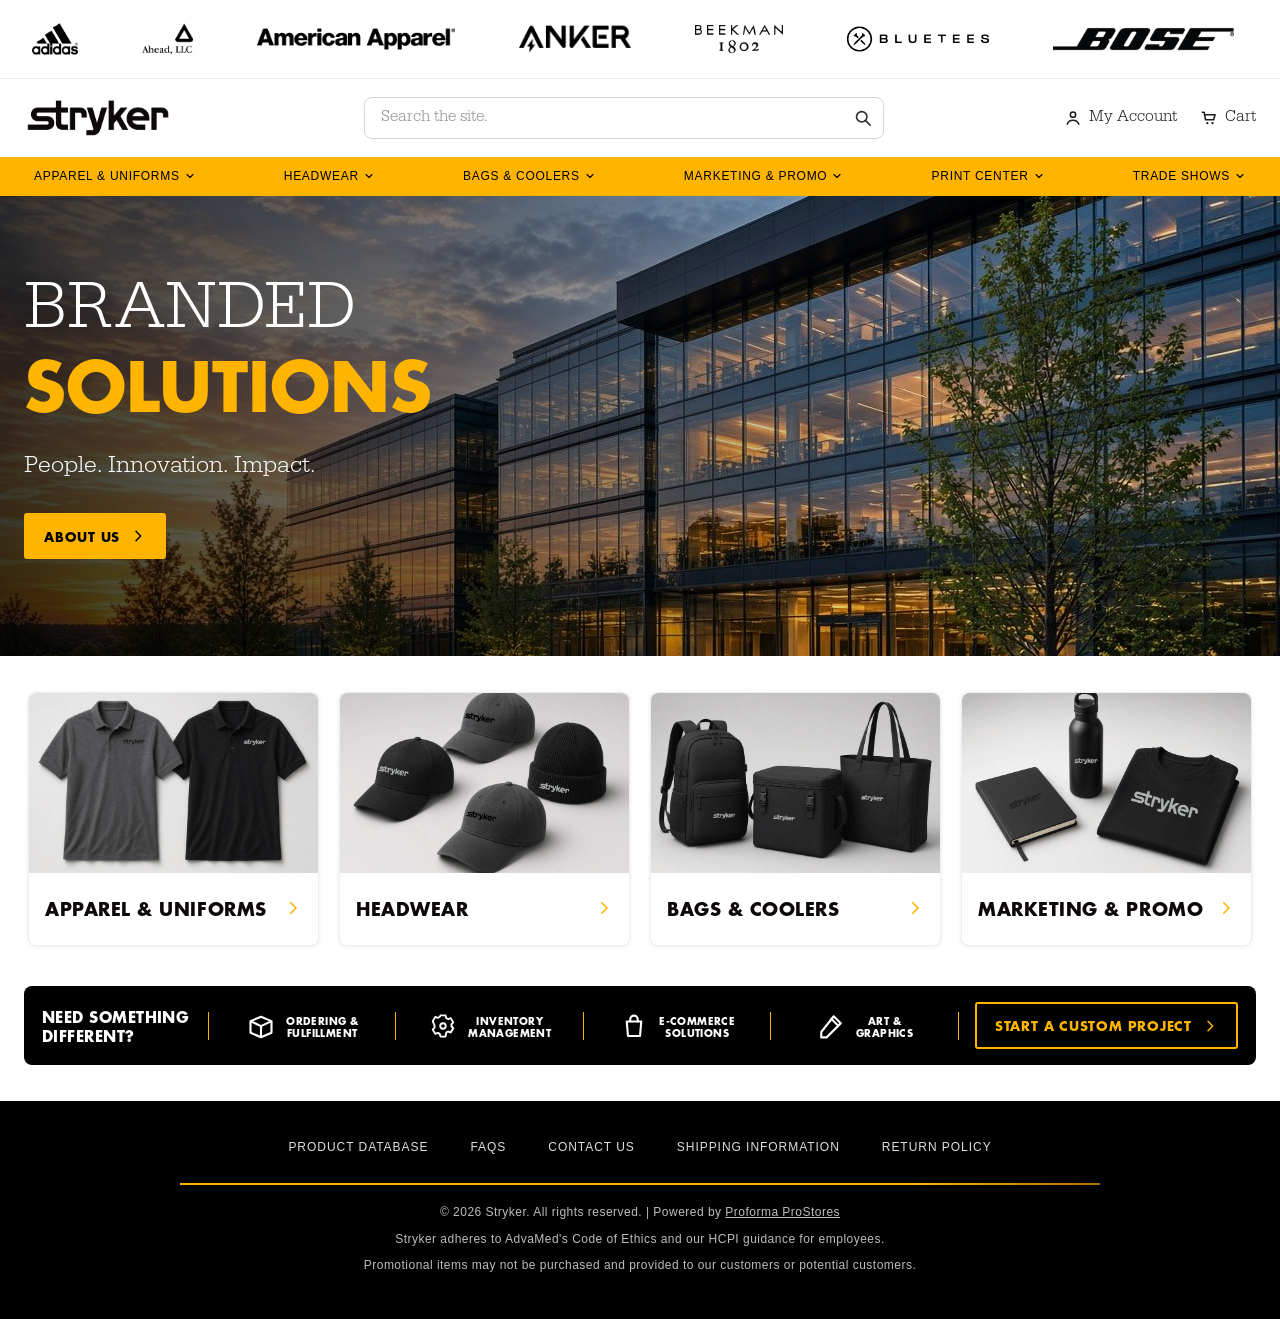
<file: index.html>
<!DOCTYPE html>
<html lang="en">
<head>
  <meta charset="utf-8">
  <meta name="viewport" content="width=device-width, initial-scale=1">
  <title>Stryker | Branded Solutions</title>
  <link rel="stylesheet" href="css/styles.css">
</head>
<!--
  Static developer example. Open index.html in a browser.

  Placeholder links (href="#"). Suggested live routes:
  Apparel & Uniforms apparel.html
  Headwear /headwear
  Bags & Coolers /bags-coolers
  Marketing & Promo /marketing
  Print Center /print-center
  Trade Shows /trade-shows
  Quick Turn /quick-turn
  Premium Brands /premium-brands
  About Us /about
  Footer links follow the same pattern.

  Photos in assets/images are stand-ins. Swap in brand photography
  without changing the markup. Logo: assets/logo/stryker-logo.png.
  Fonts: see the @font-face note in css/styles.css.
-->
<body>
  <!-- Inline icon set. Color comes from currentColor in CSS. -->
  <svg class="sprite" aria-hidden="true">
    <symbol id="i-search" viewBox="0 0 24 24">
      <circle cx="10.5" cy="10.5" r="6.25" fill="none" stroke="currentColor" stroke-width="2"/>
      <path d="M15.2 15.2L20.5 20.5" fill="none" stroke="currentColor" stroke-width="2" stroke-linecap="round"/>
    </symbol>
    <symbol id="i-user" viewBox="0 0 24 24">
      <circle cx="12" cy="8" r="3.2" fill="none" stroke="currentColor" stroke-width="1.8"/>
      <path d="M5 19.4c1.3-3.1 3.7-4.6 7-4.6s5.7 1.5 7 4.6" fill="none" stroke="currentColor" stroke-width="1.8" stroke-linecap="round"/>
    </symbol>
    <symbol id="i-cart" viewBox="0 0 24 24">
      <path d="M4 5h2.2l1.6 9.2h9.7l1.8-6.2H8" fill="none" stroke="currentColor" stroke-width="1.8" stroke-linejoin="round" stroke-linecap="round"/>
      <circle cx="10" cy="18.2" r="1.35" fill="currentColor"/>
      <circle cx="16.2" cy="18.2" r="1.35" fill="currentColor"/>
    </symbol>
    <symbol id="i-chevron" viewBox="0 0 24 24">
      <path d="M9 5l7 7-7 7" fill="none" stroke="currentColor" stroke-width="2.2" stroke-linecap="round" stroke-linejoin="round"/>
    </symbol>
    <symbol id="i-chevron-down" viewBox="0 0 24 24">
      <path d="M6 9l6 6 6-6" fill="none" stroke="currentColor" stroke-width="2.2" stroke-linecap="round" stroke-linejoin="round"/>
    </symbol>
    <symbol id="i-hanger" viewBox="0 0 24 24">
      <circle cx="12" cy="5" r="1.8" fill="none" stroke="currentColor" stroke-width="1.7"/>
      <path d="M12 6.8v2.1M12 8.9L4.2 17.4h15.6L12 8.9z" fill="none" stroke="currentColor" stroke-width="1.7" stroke-linejoin="round" stroke-linecap="round"/>
    </symbol>
    <symbol id="i-gift" viewBox="0 0 24 24">
      <rect x="3" y="10" width="18" height="10" rx="1" fill="none" stroke="currentColor" stroke-width="1.7"/>
      <path d="M3 14.5h18M12 10v10" stroke="currentColor" stroke-width="1.7"/>
      <path d="M12 10c-1.8 0-3.6-.8-3.6-2.6S10 4.6 12 7.2C14 4.6 15.6 4.8 15.6 7.4S13.8 10 12 10z" fill="none" stroke="currentColor" stroke-width="1.7"/>
    </symbol>
    <symbol id="i-doc" viewBox="0 0 24 24">
      <path d="M7 3h7l5 5v13H7z" fill="none" stroke="currentColor" stroke-width="1.7" stroke-linejoin="round"/>
      <path d="M14 3v5h5M9.5 13h6M9.5 16.5h6" stroke="currentColor" stroke-width="1.7" stroke-linecap="round"/>
    </symbol>
    <symbol id="i-calendar" viewBox="0 0 24 24">
      <rect x="3.5" y="5" width="17" height="15.5" rx="2" fill="none" stroke="currentColor" stroke-width="1.7"/>
      <path d="M3.5 10h17M8 3.2v4M16 3.2v4" stroke="currentColor" stroke-width="1.7" stroke-linecap="round"/>
    </symbol>
    <symbol id="i-star" viewBox="0 0 24 24">
      <path d="M12 3.4l2.3 4.8 5.3.7-3.9 3.7.9 5.3L12 15.6 7.4 17.9l.9-5.3L4.4 8.9l5.3-.7L12 3.4z" fill="none" stroke="currentColor" stroke-width="1.7" stroke-linejoin="round"/>
    </symbol>
    <symbol id="i-bolt" viewBox="0 0 24 24">
      <path d="M13 2.2L4.8 13.6h6.2l-.8 8.2 8.8-12.2h-6.2l.2-7.4z" fill="currentColor"/>
    </symbol>
    <symbol id="i-trophy" viewBox="0 0 24 24">
      <path d="M8 4h8v5.5a4 4 0 01-8 0V4z" fill="none" stroke="currentColor" stroke-width="1.7"/>
      <path d="M8 6.2H5.6A2.4 2.4 0 008 9.2M16 6.2h2.4A2.4 2.4 0 0116 9.2M12 13.6V17M9 20h6M10 17h4" fill="none" stroke="currentColor" stroke-width="1.7" stroke-linecap="round"/>
    </symbol>
    <symbol id="i-bulb" viewBox="0 0 24 24">
      <path d="M9 16.5h6M10 19.2h4" stroke="currentColor" stroke-width="1.7" stroke-linecap="round"/>
      <path d="M8.2 13.6a4.6 4.6 0 117.6 0c0 1.5-.9 2.2-1.5 2.8-.3.3-.3.6-.3.8h-4c0-.2 0-.5-.3-.8-.6-.6-1.5-1.3-1.5-2.8z" fill="none" stroke="currentColor" stroke-width="1.7"/>
    </symbol>
    <symbol id="i-box" viewBox="0 0 24 24">
      <path d="M3.6 8.1L12 4.6l8.4 3.5v9.3L12 21l-8.4-3.6z" fill="none" stroke="currentColor" stroke-width="1.7" stroke-linejoin="round"/>
      <path d="M12 12.1V21M3.6 8.1L12 12.1l8.4-4" fill="none" stroke="currentColor" stroke-width="1.7" stroke-linejoin="round"/>
    </symbol>
    <symbol id="i-cog" viewBox="0 0 24 24">
      <path d="M10 3.5h4l.6 2.2c.5.2 1 .5 1.5.8l2.1-.8 2 3.4-1.5 1.6c.1.5.1 1 0 1.5l1.5 1.6-2 3.4-2.1-.8c-.5.3-1 .6-1.5.8L14 20.5h-4l-.6-2.2c-.5-.2-1-.5-1.5-.8l-2.1.8-2-3.4 1.5-1.6a4.8 4.8 0 010-1.5L3.8 8.1l2-3.4 2.1.8c.5-.3 1-.6 1.5-.8L10 3.5z" fill="none" stroke="currentColor" stroke-width="1.5" stroke-linejoin="round"/>
      <circle cx="12" cy="12" r="2.2" fill="none" stroke="currentColor" stroke-width="1.5"/>
    </symbol>
    <symbol id="i-bag" viewBox="0 0 24 24">
      <path d="M6.2 8.4h11.6L16.8 20H7.2L6.2 8.4z" fill="none" stroke="currentColor" stroke-width="1.7" stroke-linejoin="round"/>
      <path d="M9 8.4V6.7a3 3 0 016 0v1.7" fill="none" stroke="currentColor" stroke-width="1.7" stroke-linecap="round"/>
    </symbol>
    <symbol id="i-pen" viewBox="0 0 24 24">
      <path d="M14.2 4.2l5.6 5.6L8.5 21.1H4.2v-4.3L14.2 4.2z" fill="none" stroke="currentColor" stroke-width="1.7" stroke-linejoin="round"/>
      <path d="M12.2 6.2l5.6 5.6" fill="none" stroke="currentColor" stroke-width="1.7" stroke-linecap="round"/>
    </symbol>
  </svg>

  <!-- Logos live in assets/images/logos. The track is duplicated so the loop is seamless. -->
  <section class="brand-ticker" aria-label="Brands we offer">
    <div class="brand-ticker__track">
      <ul class="brand-ticker__list">
        <li><img src="assets/images/logos/Adidas.png" alt="Adidas"></li>
        <li><img src="assets/images/logos/AheadLLC.png" alt="Ahead LLC"></li>
        <li><img src="assets/images/logos/AmericanApparel.png" alt="American Apparel"></li>
        <li><img src="assets/images/logos/Anker.png" alt="Anker"></li>
        <li><img src="assets/images/logos/Beekman1802.png" alt="Beekman1802"></li>
        <li><img src="assets/images/logos/Bluetees.png" alt="Bluetees"></li>
        <li><img src="assets/images/logos/Bose.png" alt="Bose"></li>
        <li><img src="assets/images/logos/BridgestoneGolf.png" alt="Bridgestone Golf"></li>
        <li><img src="assets/images/logos/BrooksBrothers.png" alt="Brooks Brothers"></li>
        <li><img src="assets/images/logos/CaddySplash.png" alt="Caddy Splash"></li>
        <li><img src="assets/images/logos/Camelbak.png" alt="Camelbak"></li>
        <li><img src="assets/images/logos/Carhartt.png" alt="Carhartt"></li>
        <li><img src="assets/images/logos/CaseLogic.png" alt="Case Logic"></li>
        <li><img src="assets/images/logos/Corkcicle.png" alt="Corkcicle"></li>
        <li><img src="assets/images/logos/Cotopaxi.png" alt="Cotopaxi"></li>
        <li><img src="assets/images/logos/Cuisinart.png" alt="Cuisinart"></li>
        <li><img src="assets/images/logos/CutterBuck.png" alt="Cutter Buck"></li>
        <li><img src="assets/images/logos/EddieBauer.png" alt="Eddie Bauer"></li>
        <li><img src="assets/images/logos/FIGS.png" alt="FIGS"></li>
        <li><img src="assets/images/logos/FootJoy.png" alt="Foot Joy"></li>
        <li><img src="assets/images/logos/FrostBuddy.png" alt="Frost Buddy"></li>
        <li><img src="assets/images/logos/HighSierra.png" alt="High Sierra"></li>
        <li><img src="assets/images/logos/HydroFlask.png" alt="Hydro Flask"></li>
        <li><img src="assets/images/logos/Igloo.png" alt="Igloo"></li>
        <li><img src="assets/images/logos/JaAnuu.png" alt="Ja Anuu"></li>
        <li><img src="assets/images/logos/JanSport.png" alt="Jan Sport"></li>
        <li><img src="assets/images/logos/KleanKanteen.png" alt="Klean Kanteen"></li>
        <li><img src="assets/images/logos/Legends.png" alt="Legends"></li>
        <li><img src="assets/images/logos/Leuchtturm1917.png" alt="Leuchtturm1917"></li>
        <li><img src="assets/images/logos/LondonFog.png" alt="London Fog"></li>
        <li><img src="assets/images/logos/Marmot.png" alt="Marmot"></li>
        <li><img src="assets/images/logos/MiiR.png" alt="Mii R"></li>
        <li><img src="assets/images/logos/Moleskine.png" alt="Moleskine"></li>
        <li><img src="assets/images/logos/NewBalance.png" alt="New Balance"></li>
        <li><img src="assets/images/logos/NewEra.png" alt="New Era"></li>
        <li><img src="assets/images/logos/Nike.png" alt="Nike"></li>
        <li><img src="assets/images/logos/Osprey.png" alt="Osprey"></li>
        <li><img src="assets/images/logos/Samsonite.png" alt="Samsonite"></li>
        <li><img src="assets/images/logos/Soapbox.png" alt="Soapbox"></li>
        <li><img src="assets/images/logos/Sony.png" alt="Sony"></li>
        <li><img src="assets/images/logos/Srixon.png" alt="Srixon"></li>
        <li><img src="assets/images/logos/Stanley.png" alt="Stanley"></li>
        <li><img src="assets/images/logos/Stitch.png" alt="Stitch"></li>
        <li><img src="assets/images/logos/Thule.png" alt="Thule"></li>
        <li><img src="assets/images/logos/Titleist.png" alt="Titleist"></li>
        <li><img src="assets/images/logos/TNF.png" alt="TNF"></li>
        <li><img src="assets/images/logos/TravisMathew.png" alt="Travis Mathew"></li>
        <li><img src="assets/images/logos/UnderArmour.png" alt="Under Armour"></li>
        <li><img src="assets/images/logos/VineyardVines.png" alt="Vineyard Vines"></li>
        <li><img src="assets/images/logos/w&amp;p.png" alt="w & p"></li>
        <li><img src="assets/images/logos/Welly.png" alt="Welly"></li>
      </ul>
      <ul class="brand-ticker__list" aria-hidden="true">
        <li><img src="assets/images/logos/Adidas.png" alt="Adidas"></li>
        <li><img src="assets/images/logos/AheadLLC.png" alt="Ahead LLC"></li>
        <li><img src="assets/images/logos/AmericanApparel.png" alt="American Apparel"></li>
        <li><img src="assets/images/logos/Anker.png" alt="Anker"></li>
        <li><img src="assets/images/logos/Beekman1802.png" alt="Beekman1802"></li>
        <li><img src="assets/images/logos/Bluetees.png" alt="Bluetees"></li>
        <li><img src="assets/images/logos/Bose.png" alt="Bose"></li>
        <li><img src="assets/images/logos/BridgestoneGolf.png" alt="Bridgestone Golf"></li>
        <li><img src="assets/images/logos/BrooksBrothers.png" alt="Brooks Brothers"></li>
        <li><img src="assets/images/logos/CaddySplash.png" alt="Caddy Splash"></li>
        <li><img src="assets/images/logos/Camelbak.png" alt="Camelbak"></li>
        <li><img src="assets/images/logos/Carhartt.png" alt="Carhartt"></li>
        <li><img src="assets/images/logos/CaseLogic.png" alt="Case Logic"></li>
        <li><img src="assets/images/logos/Corkcicle.png" alt="Corkcicle"></li>
        <li><img src="assets/images/logos/Cotopaxi.png" alt="Cotopaxi"></li>
        <li><img src="assets/images/logos/Cuisinart.png" alt="Cuisinart"></li>
        <li><img src="assets/images/logos/CutterBuck.png" alt="Cutter Buck"></li>
        <li><img src="assets/images/logos/EddieBauer.png" alt="Eddie Bauer"></li>
        <li><img src="assets/images/logos/FIGS.png" alt="FIGS"></li>
        <li><img src="assets/images/logos/FootJoy.png" alt="Foot Joy"></li>
        <li><img src="assets/images/logos/FrostBuddy.png" alt="Frost Buddy"></li>
        <li><img src="assets/images/logos/HighSierra.png" alt="High Sierra"></li>
        <li><img src="assets/images/logos/HydroFlask.png" alt="Hydro Flask"></li>
        <li><img src="assets/images/logos/Igloo.png" alt="Igloo"></li>
        <li><img src="assets/images/logos/JaAnuu.png" alt="Ja Anuu"></li>
        <li><img src="assets/images/logos/JanSport.png" alt="Jan Sport"></li>
        <li><img src="assets/images/logos/KleanKanteen.png" alt="Klean Kanteen"></li>
        <li><img src="assets/images/logos/Legends.png" alt="Legends"></li>
        <li><img src="assets/images/logos/Leuchtturm1917.png" alt="Leuchtturm1917"></li>
        <li><img src="assets/images/logos/LondonFog.png" alt="London Fog"></li>
        <li><img src="assets/images/logos/Marmot.png" alt="Marmot"></li>
        <li><img src="assets/images/logos/MiiR.png" alt="Mii R"></li>
        <li><img src="assets/images/logos/Moleskine.png" alt="Moleskine"></li>
        <li><img src="assets/images/logos/NewBalance.png" alt="New Balance"></li>
        <li><img src="assets/images/logos/NewEra.png" alt="New Era"></li>
        <li><img src="assets/images/logos/Nike.png" alt="Nike"></li>
        <li><img src="assets/images/logos/Osprey.png" alt="Osprey"></li>
        <li><img src="assets/images/logos/Samsonite.png" alt="Samsonite"></li>
        <li><img src="assets/images/logos/Soapbox.png" alt="Soapbox"></li>
        <li><img src="assets/images/logos/Sony.png" alt="Sony"></li>
        <li><img src="assets/images/logos/Srixon.png" alt="Srixon"></li>
        <li><img src="assets/images/logos/Stanley.png" alt="Stanley"></li>
        <li><img src="assets/images/logos/Stitch.png" alt="Stitch"></li>
        <li><img src="assets/images/logos/Thule.png" alt="Thule"></li>
        <li><img src="assets/images/logos/Titleist.png" alt="Titleist"></li>
        <li><img src="assets/images/logos/TNF.png" alt="TNF"></li>
        <li><img src="assets/images/logos/TravisMathew.png" alt="Travis Mathew"></li>
        <li><img src="assets/images/logos/UnderArmour.png" alt="Under Armour"></li>
        <li><img src="assets/images/logos/VineyardVines.png" alt="Vineyard Vines"></li>
        <li><img src="assets/images/logos/w&amp;p.png" alt="w & p"></li>
        <li><img src="assets/images/logos/Welly.png" alt="Welly"></li>
      </ul>
    </div>
  </section>

  <header class="site-header">
    <div class="wrap header-inner">
      <a class="logo" href="index.html">
        <!-- Transparent wordmark, cropped to the lettering. Swap this file to update the logo. -->
        <img src="assets/logo/stryker-logo.png" alt="Stryker">
      </a>

      <!-- Wire action to the catalog search endpoint. -->
      <form class="search" role="search" action="#" method="get">
        <label class="visually-hidden" for="site-search">Search the site</label>
        <input id="site-search" type="search" name="q" placeholder="Search the site." autocomplete="off">
        <button type="submit" aria-label="Search">
          <svg class="icon"><use href="#i-search"></use></svg>
        </button>
      </form>

      <div class="header-tools">
        <a href="account.html">
          <svg class="icon" aria-hidden="true"><use href="#i-user"></use></svg>
          My Account
        </a>
        <a class="cart-link" href="checkout.html">
          <svg class="icon" aria-hidden="true"><use href="#i-cart"></use></svg>
          Cart
          <span class="cart-count" data-cart-count hidden>0</span>
        </a>
      </div>
    </div>
  </header>

  <nav class="site-nav" aria-label="Primary">
    <div class="wrap">
      <ul class="nav-list">
        <li class="has-menu">
          <a href="apparel.html" aria-haspopup="true">Apparel &amp; Uniforms <svg class="icon icon-chevron" aria-hidden="true"><use href="#i-chevron-down"></use></svg></a>
          <!-- Hover opens this panel. Men's, Women's, Workwear, Accessories, and Premium Brands fly out to the right. -->
          <ul class="menu">
            <li class="has-flyout">
              <a href="#" aria-haspopup="true">Men's <svg class="icon" aria-hidden="true"><use href="#i-chevron"></use></svg></a>
              <ul class="flyout">
                <li><a href="#">Polos</a></li>
                <li><a href="#">Scrubs</a></li>
                <li><a href="#">Casual</a></li>
                <li><a href="#">Pullovers</a></li>
                <li><a href="#">Dress Shirts</a></li>
                <li><a href="#">Outerwear</a></li>
              </ul>
            </li>
            <li class="has-flyout">
              <a href="#" aria-haspopup="true">Women's <svg class="icon" aria-hidden="true"><use href="#i-chevron"></use></svg></a>
              <ul class="flyout">
                <li><a href="#">Polos</a></li>
                <li><a href="#">Scrubs</a></li>
                <li><a href="#">Casual</a></li>
                <li><a href="#">Pullovers</a></li>
                <li><a href="#">Dress Shirts</a></li>
                <li><a href="#">Outerwear</a></li>
              </ul>
            </li>
            <li class="has-flyout">
              <a href="#" aria-haspopup="true">Workwear <svg class="icon" aria-hidden="true"><use href="#i-chevron"></use></svg></a>
              <ul class="flyout">
                <li><a href="#">Hi-Vis</a></li>
                <li><a href="#">Overalls</a></li>
              </ul>
            </li>
            <li class="has-flyout">
              <a href="#" aria-haspopup="true">Accessories <svg class="icon" aria-hidden="true"><use href="#i-chevron"></use></svg></a>
              <ul class="flyout">
                <li><a href="#">Scarves</a></li>
                <li><a href="#">Gloves</a></li>
                <li><a href="#">Towels</a></li>
                <li><a href="#">Blankets</a></li>
              </ul>
            </li>
            <li class="has-flyout">
              <a href="#" aria-haspopup="true">Premium Brands <svg class="icon" aria-hidden="true"><use href="#i-chevron"></use></svg></a>
              <!-- Apparel names taken from the logo carousel. -->
              <ul class="flyout">
                <li><a href="#">Adidas</a></li>
                <li><a href="#">Brooks Brothers</a></li>
                <li><a href="#">Carhartt</a></li>
                <li><a href="#">Eddie Bauer</a></li>
                <li><a href="#">FIGS</a></li>
                <li><a href="#">Nike</a></li>
                <li><a href="#">The North Face</a></li>
                <li><a href="#">Travis Mathew</a></li>
                <li><a href="#">Under Armour</a></li>
                <li><a href="#">Vineyard Vines</a></li>
              </ul>
            </li>
          </ul>
        </li>
        <li class="has-menu">
          <a href="#" aria-haspopup="true">Headwear <svg class="icon icon-chevron" aria-hidden="true"><use href="#i-chevron-down"></use></svg></a>
          <ul class="menu">
            <li><a href="#">Structured</a></li>
            <li><a href="#">Unstructured</a></li>
            <li><a href="#">Snapback</a></li>
            <li><a href="#">Trucker Cap</a></li>
            <li><a href="#">Bucket Cap</a></li>
            <li><a href="#">Beanie</a></li>
            <li><a href="#">Visor</a></li>
          </ul>
        </li>
        <li class="has-menu">
          <a href="#" aria-haspopup="true">Bags &amp; Coolers <svg class="icon icon-chevron" aria-hidden="true"><use href="#i-chevron-down"></use></svg></a>
          <ul class="menu">
            <li><a href="#">6-Can Cooler</a></li>
            <li><a href="#">12-Can Cooler</a></li>
            <li><a href="#">18-Can Cooler</a></li>
            <li><a href="#">24-Can Cooler</a></li>
            <li><a href="#">36-Can Cooler</a></li>
            <li><a href="#">Messenger Bag</a></li>
            <li><a href="#">Backpack</a></li>
            <li><a href="#">Tote</a></li>
            <li><a href="#">Duffle</a></li>
          </ul>
        </li>
        <li class="has-menu">
          <a href="#" aria-haspopup="true">Marketing &amp; Promo <svg class="icon icon-chevron" aria-hidden="true"><use href="#i-chevron-down"></use></svg></a>
          <!-- Single-level panel. No flyouts. -->
          <ul class="menu">
            <li><a href="#">Drinkware</a></li>
            <li><a href="#">Outdoor and Leisure</a></li>
            <li><a href="#">Electronics</a></li>
            <li><a href="#">Travel Essentials</a></li>
            <li><a href="#">Desk &amp; Office</a></li>
            <li><a href="#">Awards</a></li>
            <li><a href="#">Eco-Friendly</a></li>
            <li><a href="#">Quick Turn</a></li>
          </ul>
        </li>
        <li class="has-menu">
          <a href="#" aria-haspopup="true">Print Center <svg class="icon icon-chevron" aria-hidden="true"><use href="#i-chevron-down"></use></svg></a>
          <ul class="menu">
            <li><a href="business-card.html">Business Cards</a></li>
            <li><a href="#">Brochures</a></li>
            <li><a href="#">Posters</a></li>
            <li><a href="#">Rack Cards</a></li>
            <li><a href="#">Postcards</a></li>
            <li><a href="#">Envelopes</a></li>
            <li><a href="#">Pads</a></li>
            <li><a href="#">Labels</a></li>
          </ul>
        </li>
        <li class="has-menu">
          <a href="#" aria-haspopup="true">Trade Shows <svg class="icon icon-chevron" aria-hidden="true"><use href="#i-chevron-down"></use></svg></a>
          <ul class="menu">
            <li><a href="#">Table Covers</a></li>
            <li><a href="#">Table Runners</a></li>
            <li><a href="#">Retractable Banners</a></li>
            <li><a href="#">Backdrops</a></li>
            <li><a href="#">Vinyl Banners</a></li>
            <li><a href="#">Feather Flags</a></li>
            <li><a href="#">Literature Racks</a></li>
            <li><a href="#">Lighting</a></li>
          </ul>
        </li>
      </ul>
    </div>
  </nav>

  <main>
    <section class="hero">
      <!-- Production hero should include the illuminated building sign. This stand-in leaves that band blank. -->
      <img class="hero__photo" src="assets/images/hero.jpg" alt="Glass headquarters building at dusk">
      <div class="hero__shade" aria-hidden="true"></div>
      <div class="wrap hero__content">
        <h1>Branded<br><span>Solutions</span></h1>
        <p>People. Innovation. Impact.</p>
        <button type="button" class="btn" id="open-about">About Us <svg class="icon" aria-hidden="true"><use href="#i-chevron"></use></svg></button>
      </div>
    </section>

    <div class="wrap page-body">
      <!-- Category tiles. Hover enlarges the whole card. Photos: assets/images/categories/ -->
      <section aria-label="Shop by category">
        <div class="category-grid">
          <a class="category-card" href="apparel.html">
            <div class="category-card__photo">
              <img src="assets/images/categories/apparel.jpg" alt="Charcoal and black polo shirts">
            </div>
            <span class="category-card__label">Apparel &amp; Uniforms <svg class="icon" aria-hidden="true"><use href="#i-chevron"></use></svg></span>
          </a>

          <a class="category-card" href="#">
            <div class="category-card__photo">
              <img src="assets/images/categories/headwear.jpg" alt="Black and charcoal caps and a beanie">
            </div>
            <span class="category-card__label">Headwear <svg class="icon" aria-hidden="true"><use href="#i-chevron"></use></svg></span>
          </a>

          <a class="category-card" href="#">
            <div class="category-card__photo">
              <img src="assets/images/categories/bags-coolers.jpg" alt="Backpack, cooler, and tote">
            </div>
            <span class="category-card__label">Bags &amp; Coolers <svg class="icon" aria-hidden="true"><use href="#i-chevron"></use></svg></span>
          </a>

          <a class="category-card" href="#">
            <div class="category-card__photo">
              <!-- Same photo as the Quick Turn stand-in. The card stays Marketing & Promo. -->
              <img src="assets/images/categories/quick-turn.jpg" alt="Notebook, water bottle, and folded shirt">
            </div>
            <span class="category-card__label">Marketing &amp; Promo <svg class="icon" aria-hidden="true"><use href="#i-chevron"></use></svg></span>
          </a>
        </div>
      </section>

      <section class="service-bar" aria-labelledby="service-title">
        <h2 id="service-title">Need something different?</h2>
        <span class="service-bar__rule" aria-hidden="true"></span>
        <div class="service-bar__items">
          <div class="service">
            <svg class="icon" aria-hidden="true"><use href="#i-box"></use></svg>
            <span>Ordering &amp;<br>Fulfillment</span>
          </div>
          <span class="service-bar__rule" aria-hidden="true"></span>
          <div class="service">
            <svg class="icon" aria-hidden="true"><use href="#i-cog"></use></svg>
            <span>Inventory<br>Management</span>
          </div>
          <span class="service-bar__rule" aria-hidden="true"></span>
          <div class="service">
            <svg class="icon" aria-hidden="true"><use href="#i-bag"></use></svg>
            <span>E-commerce<br>Solutions</span>
          </div>
          <span class="service-bar__rule" aria-hidden="true"></span>
          <div class="service">
            <svg class="icon" aria-hidden="true"><use href="#i-pen"></use></svg>
            <span>Art &amp;<br>Graphics</span>
          </div>
        </div>
        <span class="service-bar__rule" aria-hidden="true"></span>
        <button type="button" class="btn btn--outline" id="open-project">Start a Custom Project <svg class="icon" aria-hidden="true"><use href="#i-chevron"></use></svg></button>
      </section>
    </div>

  </main>

  <footer class="site-footer">
    <ul class="footer-nav">
      <li><a href="https://www.metroprintedproducts.com" target="_blank" rel="noopener noreferrer">Product Database</a></li>
      <li><a href="#" data-about="faqs">FAQs</a></li>
      <li><a href="#" data-about="contact">Contact Us</a></li>
      <li><a href="#" data-about="shipping">Shipping Information</a></li>
      <li><a href="#" data-about="policy">Return Policy</a></li>
    </ul>
    <hr class="footer-rule">
    <div class="fine-print">
      <p>&copy; 2026 Stryker. All rights reserved. | Powered by <a href="#">Proforma ProStores</a></p>
      <p>Stryker adheres to AdvaMed's Code of Ethics and our HCPI guidance for employees.</p>
      <p>Promotional items may not be purchased and provided to our customers or potential customers.</p>
    </div>
  </footer>

  <!-- Custom project request. Opened from the service bar. Submit closes the dialog after the fields validate. -->
  <dialog class="modal" id="custom-project" aria-labelledby="project-title">
    <form class="modal__panel" method="dialog">
      <div class="modal__head">
        <h2 id="project-title">Start a Custom Project</h2>
        <button type="button" class="modal__close" data-close aria-label="Close">
          <span aria-hidden="true">&times;</span>
        </button>
      </div>
      <p class="modal__lead">Tell us who to reach and what you need in hand.</p>

      <div class="modal__grid">
        <label>Full name
          <input type="text" name="name" autocomplete="name" required>
        </label>
        <label>Email
          <input type="email" name="email" autocomplete="email" required>
        </label>
        <label>Phone
          <input type="tel" name="phone" autocomplete="tel">
        </label>
        <label>Department
          <input type="text" name="department" autocomplete="organization">
        </label>
      </div>

      <label>Scope of work
        <textarea name="scope" rows="5" required placeholder="Quantities, products, branding, budget, shipping, and anything the team should know."></textarea>
      </label>
      <label>In-hands date
        <input type="date" name="in-hands" required>
      </label>

      <div class="modal__actions">
        <button type="button" class="btn btn--ghost" data-close>Cancel</button>
        <button type="submit" class="btn" value="submit">Submit request</button>
      </div>
    </form>
  </dialog>

  <!-- Visual confirmation only. The form does not send the request. -->
  <dialog class="modal" id="project-sent" aria-labelledby="project-sent-title">
    <div class="modal__panel">
      <div class="modal__head">
        <h2 id="project-sent-title">Request received</h2>
        <button type="button" class="modal__close" data-close-sent aria-label="Close">
          <span aria-hidden="true">&times;</span>
        </button>
      </div>
      <p class="modal__lead">A rep will contact you within 30 minutes. If you have any questions, please reach out to <a href="mailto:metroinfo@proforma.com">metroinfo@proforma.com</a>.</p>
      <div class="modal__actions">
        <button type="button" class="btn" data-close-sent>Close</button>
      </div>
    </div>
  </dialog>

  <!-- About Us. Copy is Metro's store policy. The same dialog opens from the hero and the matching footer links. -->
  <dialog class="modal modal--about" id="about" aria-labelledby="about-title">
    <div class="modal__panel">
      <div class="modal__head">
        <h2 id="about-title">About Us</h2>
        <button type="button" class="modal__close" data-close-about aria-label="Close">
          <span aria-hidden="true">&times;</span>
        </button>
      </div>

      <div class="about-tabs" role="tablist" aria-label="About Stryker">
        <button type="button" role="tab" id="tab-history" data-about-tab="history" aria-controls="panel-history" aria-selected="true">History</button>
        <button type="button" role="tab" id="tab-capabilities" data-about-tab="capabilities" aria-controls="panel-capabilities" aria-selected="false" tabindex="-1">Capabilities</button>
        <button type="button" role="tab" id="tab-contact" data-about-tab="contact" aria-controls="panel-contact" aria-selected="false" tabindex="-1">Contact</button>
        <button type="button" role="tab" id="tab-terms" data-about-tab="terms" aria-controls="panel-terms" aria-selected="false" tabindex="-1">Terms</button>
        <button type="button" role="tab" id="tab-policy" data-about-tab="policy" aria-controls="panel-policy" aria-selected="false" tabindex="-1">Policy</button>
        <button type="button" role="tab" id="tab-shipping" data-about-tab="shipping" aria-controls="panel-shipping" aria-selected="false" tabindex="-1">Shipping</button>
        <button type="button" role="tab" id="tab-faqs" data-about-tab="faqs" aria-controls="panel-faqs" aria-selected="false" tabindex="-1">FAQs</button>
      </div>

      <div class="about-panel" id="panel-history" role="tabpanel" data-about-panel="history" aria-labelledby="tab-history">
        <h3>Metro History</h3>
        <p>Founded in 1990, Metro Printed Products has grown into a full-service provider of branded merchandise, premium apparel, commercial printing, packaging, and fulfillment solutions. Built on a commitment to exceptional customer service, competitive pricing, and lasting relationships, we continue to evolve with the changing needs of our customers. Our continued growth, expanded capabilities, and strategic acquisitions reflect our commitment to providing innovative solutions while maintaining the personal service that has defined Metro for more than 35 years.</p>
      </div>
      <div class="about-panel" id="panel-capabilities" role="tabpanel" data-about-panel="capabilities" aria-labelledby="tab-capabilities" hidden>
        <h3>Our Capabilities</h3>
        <p>Metro Printed Products offers a complete range of solutions, including promotional products, premium apparel, commercial printing, signage, packaging, warehousing, kitting, fulfillment, and customized e-commerce stores. We combine personalized service with an extensive network of trusted suppliers, competitive pricing, and advanced technology. From individual projects to large-scale national and international programs, we provide everything you need through one trusted partner.</p>
      </div>
      <div class="about-panel" id="panel-contact" role="tabpanel" data-about-panel="contact" aria-labelledby="tab-contact" hidden>
        <h3>Contact</h3>
        <p>Have questions or need assistance? Our team is here to help with product information, ordering, and custom projects.</p>
        <p>Phone: <a href="tel:3178850077">317-885-0077</a></p>
        <p>For custom projects or special requests, select Start a Custom Project and include your desired in-hands date so our team can assist you.</p>
      </div>
      <div class="about-panel" id="panel-terms" role="tabpanel" data-about-panel="terms" aria-labelledby="tab-terms" hidden>
        <h3>Terms &amp; Conditions</h3>
        <p>Our terms and conditions provide important information regarding ordering, pricing, payment, production timelines, shipping, returns, and cancellations. All orders are subject to product availability, applicable approvals, and established production schedules. Custom and personalized products may have additional requirements or restrictions. We encourage you to review our store policies to ensure a smooth ordering experience. If you have any questions, our team is available to assist you at <a href="tel:3178850077">317-885-0077</a>.</p>
      </div>
      <div class="about-panel" id="panel-policy" role="tabpanel" data-about-panel="policy" aria-labelledby="tab-policy" hidden>
        <h3>Return &amp; Exchange Policy</h3>
        <p>All items ordered through our store are custom-decorated and produced specifically for each order. Because these products are personalized, all sales are final and returns or exchanges are not accepted. We encourage you to carefully review product details, sizing, colors, and quantities before placing your order. If your order arrives damaged, defective, or incorrect, please contact our team at <a href="tel:3178850077">317-885-0077</a> so we can review the issue and assist with a resolution.</p>
      </div>
      <div class="about-panel" id="panel-shipping" role="tabpanel" data-about-panel="shipping" aria-labelledby="tab-shipping" hidden>
        <h3>Shipping Information</h3>
        <p>We offer reliable and cost-effective shipping solutions to ensure your orders arrive safely and on time. Because many of our products are custom-decorated, production and delivery times may vary depending on the items ordered, quantities, and shipping destination. We always strive to use the most efficient shipping method and can ship using our UPS account or your company's account if preferred. Once your order ships, tracking information will be provided so you can monitor its delivery. For special shipping requests, expedited delivery, or questions about your order, please contact our team at <a href="tel:3178850077">317-885-0077</a>.</p>
      </div>
      <div class="about-panel" id="panel-faqs" role="tabpanel" data-about-panel="faqs" aria-labelledby="tab-faqs" hidden>
        <h3>Frequently Asked Questions</h3>
        <!-- Questions are bold. No numbers, so the list reads as a stack of answers. -->
        <ul class="about-faq">
          <li><strong>How long will it take to receive my order?</strong> Production and delivery times vary depending on the products ordered, decoration requirements, and shipping destination. Estimated lead times are provided when available. If you have a specific deadline, please contact our team before placing your order.</li>
          <li><strong>Can I return or exchange an item?</strong> All products are custom-decorated and produced specifically for your order. Therefore, all sales are final and returns or exchanges are not accepted. If your order arrives damaged, defective, or incorrect, please contact us so we can assist with a resolution.</li>
          <li><strong>How do I know what size to order?</strong> Size charts are provided on applicable product pages to help you select the correct fit. Since sizing can vary between brands, we recommend reviewing the size chart before ordering. Custom-decorated apparel cannot be returned or exchanged due to sizing issues.</li>
          <li><strong>Can I track my order?</strong> Yes! Once your order has shipped, tracking information will be provided so you can monitor its delivery. Please allow time for the carrier to update tracking details after your package has been picked up.</li>
          <li><strong>Can I order just one item?</strong> Many of our products are available with no minimum order quantity, allowing you to purchase just one item. Some products may require minimum quantities depending on the manufacturer or decoration method. Any applicable minimums will be noted during the ordering process.</li>
          <li><strong>Can I request a product that is not listed in the store?</strong> Absolutely! We have access to thousands of promotional products, apparel brands, and custom merchandise options beyond what is displayed in your store. Simply select Start a Custom Project or contact our team to discuss your needs.</li>
          <li><strong>Can I ship my order to a different address or multiple locations?</strong> Yes! We offer shipping throughout the United States and internationally. We can also coordinate shipments to multiple locations for special projects, employee programs, and company events. Contact our team for assistance with multiple-destination orders.</li>
          <li><strong>What if I need my order by a specific date?</strong> If you have an upcoming event or deadline, please contact us before placing your order to confirm production and shipping availability. For custom projects, include your required in-hands date so our team can review the best options.</li>
          <li><strong>What if an item is out of stock or backordered?</strong> Product availability can change based on manufacturer inventory and demand. If an item becomes unavailable after your order is placed, our team will work with you to identify an alternative product or provide an updated estimated availability date.</li>
          <li><strong>Who do I contact if I have questions about my order?</strong> Our customer service team is available to assist with product questions, ordering, shipping, and custom projects. Please contact Metro Printed Products at <a href="tel:3178850077">317-885-0077</a>, and we'll be happy to help.</li>
        </ul>
      </div>
    </div>
  </dialog>

  <script src="js/store.js"></script>
  <script>
    // The button opens the native dialog. Cancel and the corner control close it without submitting.
    const projectDialog = document.getElementById("custom-project");
    document.getElementById("open-project").addEventListener("click", function () {
      projectDialog.querySelector("form").reset();
      projectDialog.showModal();
    });
    projectDialog.querySelectorAll("[data-close]").forEach(function (button) {
      button.addEventListener("click", function () {
        projectDialog.close();
      });
    });
    // A valid submit closes the form and opens the confirmation. Cancel does not.
    const projectSent = document.getElementById("project-sent");
    projectDialog.querySelector("form").addEventListener("submit", function (event) {
      event.preventDefault();
      projectDialog.close();
      projectSent.showModal();
    });
    projectSent.querySelectorAll("[data-close-sent]").forEach(function (button) {
      button.addEventListener("click", function () {
        projectSent.close();
      });
    });

    // About Us and the matching footer links open this dialog on the requested tab.
    const aboutDialog = document.getElementById("about");
    function showAbout(tabId) {
      aboutDialog.querySelectorAll("[data-about-tab]").forEach(function (tab) {
        const selected = tab.getAttribute("data-about-tab") === tabId;
        tab.setAttribute("aria-selected", selected ? "true" : "false");
        tab.tabIndex = selected ? 0 : -1;
      });
      aboutDialog.querySelectorAll("[data-about-panel]").forEach(function (panel) {
        panel.hidden = panel.getAttribute("data-about-panel") !== tabId;
      });
      if (!aboutDialog.open) aboutDialog.showModal();
    }
    document.getElementById("open-about").addEventListener("click", function () {
      showAbout("history");
    });
    aboutDialog.querySelectorAll("[data-about-tab]").forEach(function (tab) {
      tab.addEventListener("click", function () {
        showAbout(tab.getAttribute("data-about-tab"));
      });
    });
    document.querySelectorAll("[data-about]").forEach(function (link) {
      link.addEventListener("click", function (event) {
        event.preventDefault();
        showAbout(link.getAttribute("data-about"));
      });
    });
    aboutDialog.querySelectorAll("[data-close-about]").forEach(function (button) {
      button.addEventListener("click", function () {
        aboutDialog.close();
      });
    });
  </script>
</body>
</html>
</file>
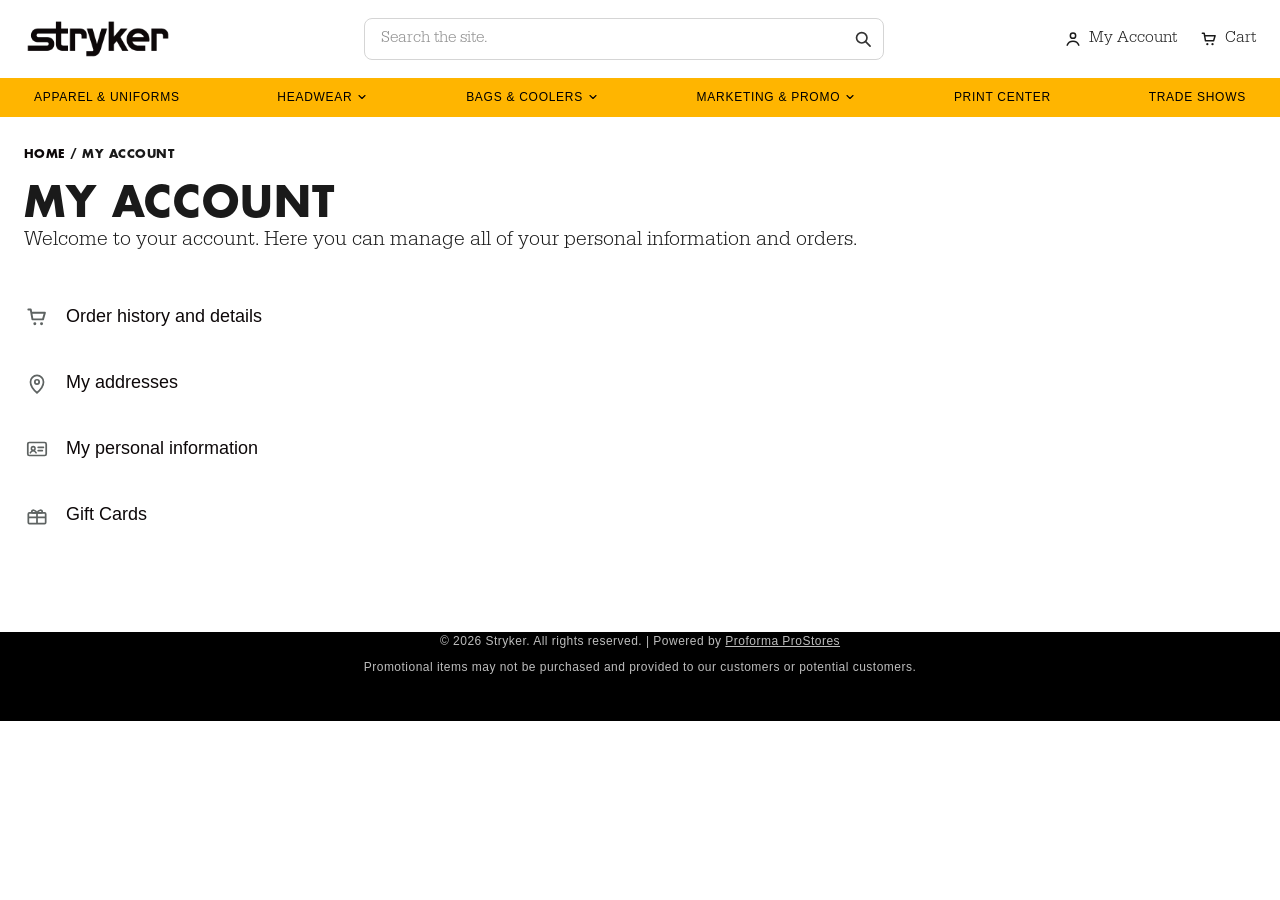
<file: account.html>
<!DOCTYPE html>
<html lang="en">
<head>
  <meta charset="utf-8">
  <meta name="viewport" content="width=device-width, initial-scale=1">
  <title>Stryker | My Account</title>
  <link rel="stylesheet" href="css/styles.css">
</head>
<body>
  <svg class="sprite" aria-hidden="true">
    <symbol id="i-search" viewBox="0 0 24 24">
      <circle cx="10.5" cy="10.5" r="6.25" fill="none" stroke="currentColor" stroke-width="2"/>
      <path d="M15.2 15.2L20.5 20.5" fill="none" stroke="currentColor" stroke-width="2" stroke-linecap="round"/>
    </symbol>
    <symbol id="i-user" viewBox="0 0 24 24">
      <circle cx="12" cy="8" r="3.2" fill="none" stroke="currentColor" stroke-width="1.8"/>
      <path d="M5 19.4c1.3-3.1 3.7-4.6 7-4.6s5.7 1.5 7 4.6" fill="none" stroke="currentColor" stroke-width="1.8" stroke-linecap="round"/>
    </symbol>
    <symbol id="i-cart" viewBox="0 0 24 24">
      <path d="M4 5h2.2l1.6 9.2h9.7l1.8-6.2H8" fill="none" stroke="currentColor" stroke-width="1.8" stroke-linejoin="round" stroke-linecap="round"/>
      <circle cx="10" cy="18.2" r="1.35" fill="currentColor"/>
      <circle cx="16.2" cy="18.2" r="1.35" fill="currentColor"/>
    </symbol>
    <symbol id="i-chevron" viewBox="0 0 24 24">
      <path d="M9 5l7 7-7 7" fill="none" stroke="currentColor" stroke-width="2.2" stroke-linecap="round" stroke-linejoin="round"/>
    </symbol>
    <symbol id="i-chevron-down" viewBox="0 0 24 24">
      <path d="M6 9l6 6 6-6" fill="none" stroke="currentColor" stroke-width="2.2" stroke-linecap="round" stroke-linejoin="round"/>
    </symbol>
    <symbol id="i-pin" viewBox="0 0 24 24">
      <path d="M12 21s6-5.2 6-10a6 6 0 10-12 0c0 4.8 6 10 6 10z" fill="none" stroke="currentColor" stroke-width="1.6"/>
      <circle cx="12" cy="11" r="2" fill="none" stroke="currentColor" stroke-width="1.6"/>
    </symbol>
    <symbol id="i-card" viewBox="0 0 24 24">
      <rect x="3.5" y="6" width="17" height="12" rx="1.5" fill="none" stroke="currentColor" stroke-width="1.6"/>
      <circle cx="8.5" cy="11.5" r="1.7" fill="none" stroke="currentColor" stroke-width="1.4"/>
      <path d="M5.8 15.6c.6-1.3 1.6-1.9 2.7-1.9s2.1.6 2.7 1.9M13 10.5h5M13 13.5h4" fill="none" stroke="currentColor" stroke-width="1.4" stroke-linecap="round"/>
    </symbol>
    <symbol id="i-gift" viewBox="0 0 24 24">
      <rect x="4" y="10" width="16" height="10" rx="1" fill="none" stroke="currentColor" stroke-width="1.6"/>
      <path d="M4 14.2h16M12 10v10" fill="none" stroke="currentColor" stroke-width="1.6"/>
      <path d="M12 10c-1.4-3-4.8-3-4.8-1.1S10.4 10 12 10zM12 10c1.4-3 4.8-3 4.8-1.1S13.6 10 12 10z" fill="none" stroke="currentColor" stroke-width="1.6"/>
    </symbol>
  </svg>

  <header class="site-header">
    <div class="wrap header-inner">
      <a class="logo" href="index.html">
        <img src="assets/logo/stryker-logo.png" alt="Stryker">
      </a>
      <form class="search" role="search" action="#" method="get">
        <label class="visually-hidden" for="site-search">Search the site</label>
        <input id="site-search" type="search" name="q" placeholder="Search the site." autocomplete="off">
        <button type="submit" aria-label="Search">
          <svg class="icon"><use href="#i-search"></use></svg>
        </button>
      </form>
      <div class="header-tools">
        <a href="account.html">
          <svg class="icon" aria-hidden="true"><use href="#i-user"></use></svg>
          My Account
        </a>
        <a class="cart-link" href="checkout.html">
          <svg class="icon" aria-hidden="true"><use href="#i-cart"></use></svg>
          Cart
          <span class="cart-count" data-cart-count hidden>0</span>
        </a>
      </div>
    </div>
  </header>

  <nav class="site-nav" aria-label="Primary">
    <div class="wrap">
      <ul class="nav-list">
        <li><a href="apparel.html">Apparel &amp; Uniforms</a></li>
        <li class="has-menu">
          <a href="index.html" aria-haspopup="true">Headwear <svg class="icon icon-chevron" aria-hidden="true"><use href="#i-chevron-down"></use></svg></a>
          <ul class="menu">
            <li><a href="#">Structured</a></li>
            <li><a href="#">Unstructured</a></li>
            <li><a href="#">Snapback</a></li>
            <li><a href="#">Trucker Cap</a></li>
            <li><a href="#">Bucket Cap</a></li>
            <li><a href="#">Beanie</a></li>
            <li><a href="#">Visor</a></li>
          </ul>
        </li>
        <li class="has-menu">
          <a href="index.html" aria-haspopup="true">Bags &amp; Coolers <svg class="icon icon-chevron" aria-hidden="true"><use href="#i-chevron-down"></use></svg></a>
          <ul class="menu">
            <li><a href="#">6-Can Cooler</a></li>
            <li><a href="#">12-Can Cooler</a></li>
            <li><a href="#">18-Can Cooler</a></li>
            <li><a href="#">24-Can Cooler</a></li>
            <li><a href="#">36-Can Cooler</a></li>
            <li><a href="#">Messenger Bag</a></li>
            <li><a href="#">Backpack</a></li>
            <li><a href="#">Tote</a></li>
            <li><a href="#">Duffle</a></li>
          </ul>
        </li>
        <li class="has-menu">
          <a href="index.html" aria-haspopup="true">Marketing &amp; Promo <svg class="icon icon-chevron" aria-hidden="true"><use href="#i-chevron-down"></use></svg></a>
          <ul class="menu">
            <li><a href="#">Drinkware</a></li>
            <li><a href="#">Outdoor and Leisure</a></li>
            <li><a href="#">Electronics</a></li>
            <li><a href="#">Travel Essentials</a></li>
            <li><a href="#">Desk &amp; Office</a></li>
            <li><a href="#">Awards</a></li>
            <li><a href="#">Eco-Friendly</a></li>
            <li><a href="#">Quick Turn</a></li>
          </ul>
        </li>
        <li><a href="index.html">Print Center</a></li>
        <li><a href="index.html">Trade Shows</a></li>
      </ul>
    </div>
  </nav>

  <main>
    <div class="wrap page-body">
      <p class="crumb"><a href="index.html">Home</a> / My Account</p>
      <h1 class="page-title">My Account</h1>
      <p class="page-lead">Welcome to your account. Here you can manage all of your personal information and orders.</p>
      <!-- Visual menu only. Each item will open its own page when those sections exist. -->
      <ul class="account-menu">
        <li>
          <a href="#">
            <svg class="icon" aria-hidden="true"><use href="#i-cart"></use></svg>
            Order history and details
          </a>
        </li>
        <li>
          <a href="#">
            <svg class="icon" aria-hidden="true"><use href="#i-pin"></use></svg>
            My addresses
          </a>
        </li>
        <li>
          <a href="#">
            <svg class="icon" aria-hidden="true"><use href="#i-card"></use></svg>
            My personal information
          </a>
        </li>
        <li>
          <a href="#">
            <svg class="icon" aria-hidden="true"><use href="#i-gift"></use></svg>
            Gift Cards
          </a>
        </li>
      </ul>
    </div>
  </main>

  <footer class="site-footer">
    <div class="fine-print">
      <p>&copy; 2026 Stryker. All rights reserved. | Powered by <a href="index.html">Proforma ProStores</a></p>
      <p>Promotional items may not be purchased and provided to our customers or potential customers.</p>
    </div>
  </footer>
  <script src="js/store.js"></script>
</body>
</html>
</file>
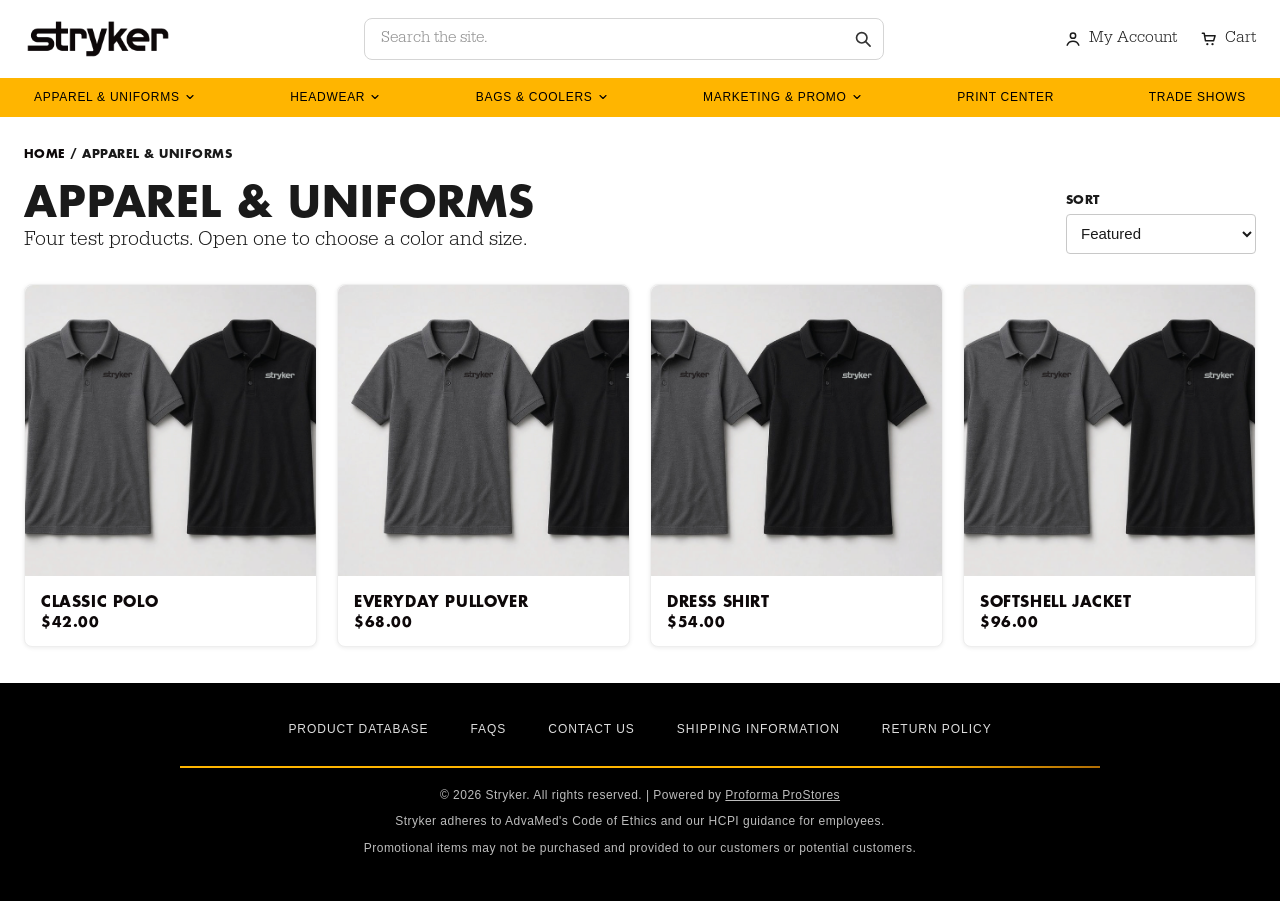
<file: apparel.html>
<!DOCTYPE html>
<html lang="en">
<head>
  <meta charset="utf-8">
  <meta name="viewport" content="width=device-width, initial-scale=1">
  <title>Stryker | Apparel &amp; Uniforms</title>
  <link rel="stylesheet" href="css/styles.css">
</head>
<body>
  <!-- Same icon set the homepage uses for search, account, cart, and the nav chevrons. -->
  <svg class="sprite" aria-hidden="true">
    <symbol id="i-search" viewBox="0 0 24 24">
      <circle cx="10.5" cy="10.5" r="6.25" fill="none" stroke="currentColor" stroke-width="2"/>
      <path d="M15.2 15.2L20.5 20.5" fill="none" stroke="currentColor" stroke-width="2" stroke-linecap="round"/>
    </symbol>
    <symbol id="i-user" viewBox="0 0 24 24">
      <circle cx="12" cy="8" r="3.2" fill="none" stroke="currentColor" stroke-width="1.8"/>
      <path d="M5 19.4c1.3-3.1 3.7-4.6 7-4.6s5.7 1.5 7 4.6" fill="none" stroke="currentColor" stroke-width="1.8" stroke-linecap="round"/>
    </symbol>
    <symbol id="i-cart" viewBox="0 0 24 24">
      <path d="M4 5h2.2l1.6 9.2h9.7l1.8-6.2H8" fill="none" stroke="currentColor" stroke-width="1.8" stroke-linejoin="round" stroke-linecap="round"/>
      <circle cx="10" cy="18.2" r="1.35" fill="currentColor"/>
      <circle cx="16.2" cy="18.2" r="1.35" fill="currentColor"/>
    </symbol>
    <symbol id="i-chevron" viewBox="0 0 24 24">
      <path d="M9 5l7 7-7 7" fill="none" stroke="currentColor" stroke-width="2.2" stroke-linecap="round" stroke-linejoin="round"/>
    </symbol>
    <symbol id="i-chevron-down" viewBox="0 0 24 24">
      <path d="M6 9l6 6 6-6" fill="none" stroke="currentColor" stroke-width="2.2" stroke-linecap="round" stroke-linejoin="round"/>
    </symbol>
  </svg>

  <header class="site-header">
    <div class="wrap header-inner">
      <a class="logo" href="index.html">
        <img src="assets/logo/stryker-logo.png" alt="Stryker">
      </a>
      <form class="search" role="search" action="#" method="get">
        <label class="visually-hidden" for="site-search">Search the site</label>
        <input id="site-search" type="search" name="q" placeholder="Search the site." autocomplete="off">
        <button type="submit" aria-label="Search">
          <svg class="icon"><use href="#i-search"></use></svg>
        </button>
      </form>
      <div class="header-tools">
        <a href="account.html">
          <svg class="icon" aria-hidden="true"><use href="#i-user"></use></svg>
          My Account
        </a>
        <a class="cart-link" href="checkout.html">
          <svg class="icon" aria-hidden="true"><use href="#i-cart"></use></svg>
          Cart
          <span class="cart-count" data-cart-count hidden>0</span>
        </a>
      </div>
    </div>
  </header>

  <nav class="site-nav" aria-label="Primary">
    <div class="wrap">
      <ul class="nav-list">
        <li class="has-menu">
          <a href="apparel.html" aria-haspopup="true">Apparel &amp; Uniforms <svg class="icon icon-chevron" aria-hidden="true"><use href="#i-chevron-down"></use></svg></a>
          <ul class="menu">
            <li class="has-flyout">
              <a href="#" aria-haspopup="true">Men's <svg class="icon" aria-hidden="true"><use href="#i-chevron"></use></svg></a>
              <ul class="flyout">
                <li><a href="#">Polos</a></li>
                <li><a href="#">Scrubs</a></li>
                <li><a href="#">Casual</a></li>
                <li><a href="#">Pullovers</a></li>
                <li><a href="#">Dress Shirts</a></li>
                <li><a href="#">Outerwear</a></li>
              </ul>
            </li>
            <li class="has-flyout">
              <a href="#" aria-haspopup="true">Women's <svg class="icon" aria-hidden="true"><use href="#i-chevron"></use></svg></a>
              <ul class="flyout">
                <li><a href="#">Polos</a></li>
                <li><a href="#">Scrubs</a></li>
                <li><a href="#">Casual</a></li>
                <li><a href="#">Pullovers</a></li>
                <li><a href="#">Dress Shirts</a></li>
                <li><a href="#">Outerwear</a></li>
              </ul>
            </li>
            <li class="has-flyout">
              <a href="#" aria-haspopup="true">Workwear <svg class="icon" aria-hidden="true"><use href="#i-chevron"></use></svg></a>
              <ul class="flyout">
                <li><a href="#">Hi-Vis</a></li>
                <li><a href="#">Overalls</a></li>
              </ul>
            </li>
            <li class="has-flyout">
              <a href="#" aria-haspopup="true">Accessories <svg class="icon" aria-hidden="true"><use href="#i-chevron"></use></svg></a>
              <ul class="flyout">
                <li><a href="#">Scarves</a></li>
                <li><a href="#">Gloves</a></li>
                <li><a href="#">Towels</a></li>
                <li><a href="#">Blankets</a></li>
              </ul>
            </li>
            <li class="has-flyout">
              <a href="#" aria-haspopup="true">Premium Brands <svg class="icon" aria-hidden="true"><use href="#i-chevron"></use></svg></a>
              <ul class="flyout">
                <li><a href="#">Adidas</a></li>
                <li><a href="#">Brooks Brothers</a></li>
                <li><a href="#">Carhartt</a></li>
                <li><a href="#">Eddie Bauer</a></li>
                <li><a href="#">FIGS</a></li>
                <li><a href="#">Nike</a></li>
                <li><a href="#">The North Face</a></li>
                <li><a href="#">Travis Mathew</a></li>
                <li><a href="#">Under Armour</a></li>
                <li><a href="#">Vineyard Vines</a></li>
              </ul>
            </li>
          </ul>
        </li>
        <li class="has-menu">
          <a href="index.html" aria-haspopup="true">Headwear <svg class="icon icon-chevron" aria-hidden="true"><use href="#i-chevron-down"></use></svg></a>
          <ul class="menu">
            <li><a href="#">Structured</a></li>
            <li><a href="#">Unstructured</a></li>
            <li><a href="#">Snapback</a></li>
            <li><a href="#">Trucker Cap</a></li>
            <li><a href="#">Bucket Cap</a></li>
            <li><a href="#">Beanie</a></li>
            <li><a href="#">Visor</a></li>
          </ul>
        </li>
        <li class="has-menu">
          <a href="index.html" aria-haspopup="true">Bags &amp; Coolers <svg class="icon icon-chevron" aria-hidden="true"><use href="#i-chevron-down"></use></svg></a>
          <ul class="menu">
            <li><a href="#">6-Can Cooler</a></li>
            <li><a href="#">12-Can Cooler</a></li>
            <li><a href="#">18-Can Cooler</a></li>
            <li><a href="#">24-Can Cooler</a></li>
            <li><a href="#">36-Can Cooler</a></li>
            <li><a href="#">Messenger Bag</a></li>
            <li><a href="#">Backpack</a></li>
            <li><a href="#">Tote</a></li>
            <li><a href="#">Duffle</a></li>
          </ul>
        </li>
        <li class="has-menu">
          <a href="index.html" aria-haspopup="true">Marketing &amp; Promo <svg class="icon icon-chevron" aria-hidden="true"><use href="#i-chevron-down"></use></svg></a>
          <ul class="menu">
            <li><a href="#">Drinkware</a></li>
            <li><a href="#">Outdoor and Leisure</a></li>
            <li><a href="#">Electronics</a></li>
            <li><a href="#">Travel Essentials</a></li>
            <li><a href="#">Desk &amp; Office</a></li>
            <li><a href="#">Awards</a></li>
            <li><a href="#">Eco-Friendly</a></li>
            <li><a href="#">Quick Turn</a></li>
          </ul>
        </li>
        <li><a href="index.html">Print Center</a></li>
        <li><a href="index.html">Trade Shows</a></li>
      </ul>
    </div>
  </nav>

  <main>
    <div class="wrap page-body">
      <p class="crumb"><a href="index.html">Home</a> / Apparel &amp; Uniforms</p>
      <div class="catalog-head">
        <div>
          <h1 class="page-title">Apparel &amp; Uniforms</h1>
          <p class="page-lead">Four test products. Open one to choose a color and size.</p>
        </div>
        <label class="sort">Sort
          <select id="product-sort">
            <option value="featured">Featured</option>
            <option value="name-asc">Name, A–Z</option>
            <option value="name-desc">Name, Z–A</option>
            <option value="price-asc">Price, low to high</option>
            <option value="price-desc">Price, high to low</option>
          </select>
        </label>
      </div>
      <!-- Photos are the category stand-in until product photography is added. -->
      <div class="product-grid">
        <a class="product-card" href="product.html?id=polo" data-name="Classic Polo" data-price="42">
          <img src="assets/images/categories/apparel.jpg" alt="Charcoal and black polo shirts">
          <span class="product-card__name">Classic Polo</span>
          <span class="product-card__price">$42.00</span>
        </a>
        <a class="product-card" href="product.html?id=pullover" data-name="Everyday Pullover" data-price="68">
          <img src="assets/images/categories/apparel.jpg" alt="Charcoal and black polo shirts" style="object-position: left center;">
          <span class="product-card__name">Everyday Pullover</span>
          <span class="product-card__price">$68.00</span>
        </a>
        <a class="product-card" href="product.html?id=shirt" data-name="Dress Shirt" data-price="54">
          <img src="assets/images/categories/apparel.jpg" alt="Charcoal and black polo shirts" style="object-position: right center;">
          <span class="product-card__name">Dress Shirt</span>
          <span class="product-card__price">$54.00</span>
        </a>
        <a class="product-card" href="product.html?id=jacket" data-name="Softshell Jacket" data-price="96">
          <img src="assets/images/categories/apparel.jpg" alt="Charcoal and black polo shirts" style="object-position: center top;">
          <span class="product-card__name">Softshell Jacket</span>
          <span class="product-card__price">$96.00</span>
        </a>
      </div>
    </div>
  </main>

  <footer class="site-footer">
    <ul class="footer-nav">
      <li><a href="https://www.metroprintedproducts.com" target="_blank" rel="noopener noreferrer">Product Database</a></li>
      <li><a href="index.html">FAQs</a></li>
      <li><a href="index.html">Contact Us</a></li>
      <li><a href="index.html">Shipping Information</a></li>
      <li><a href="index.html">Return Policy</a></li>
    </ul>
    <hr class="footer-rule">
    <div class="fine-print">
      <p>&copy; 2026 Stryker. All rights reserved. | Powered by <a href="index.html">Proforma ProStores</a></p>
      <p>Stryker adheres to AdvaMed's Code of Ethics and our HCPI guidance for employees.</p>
      <p>Promotional items may not be purchased and provided to our customers or potential customers.</p>
    </div>
  </footer>
  <script src="js/store.js"></script>
  <script src="js/catalog.js"></script>
</body>
</html>
</file>
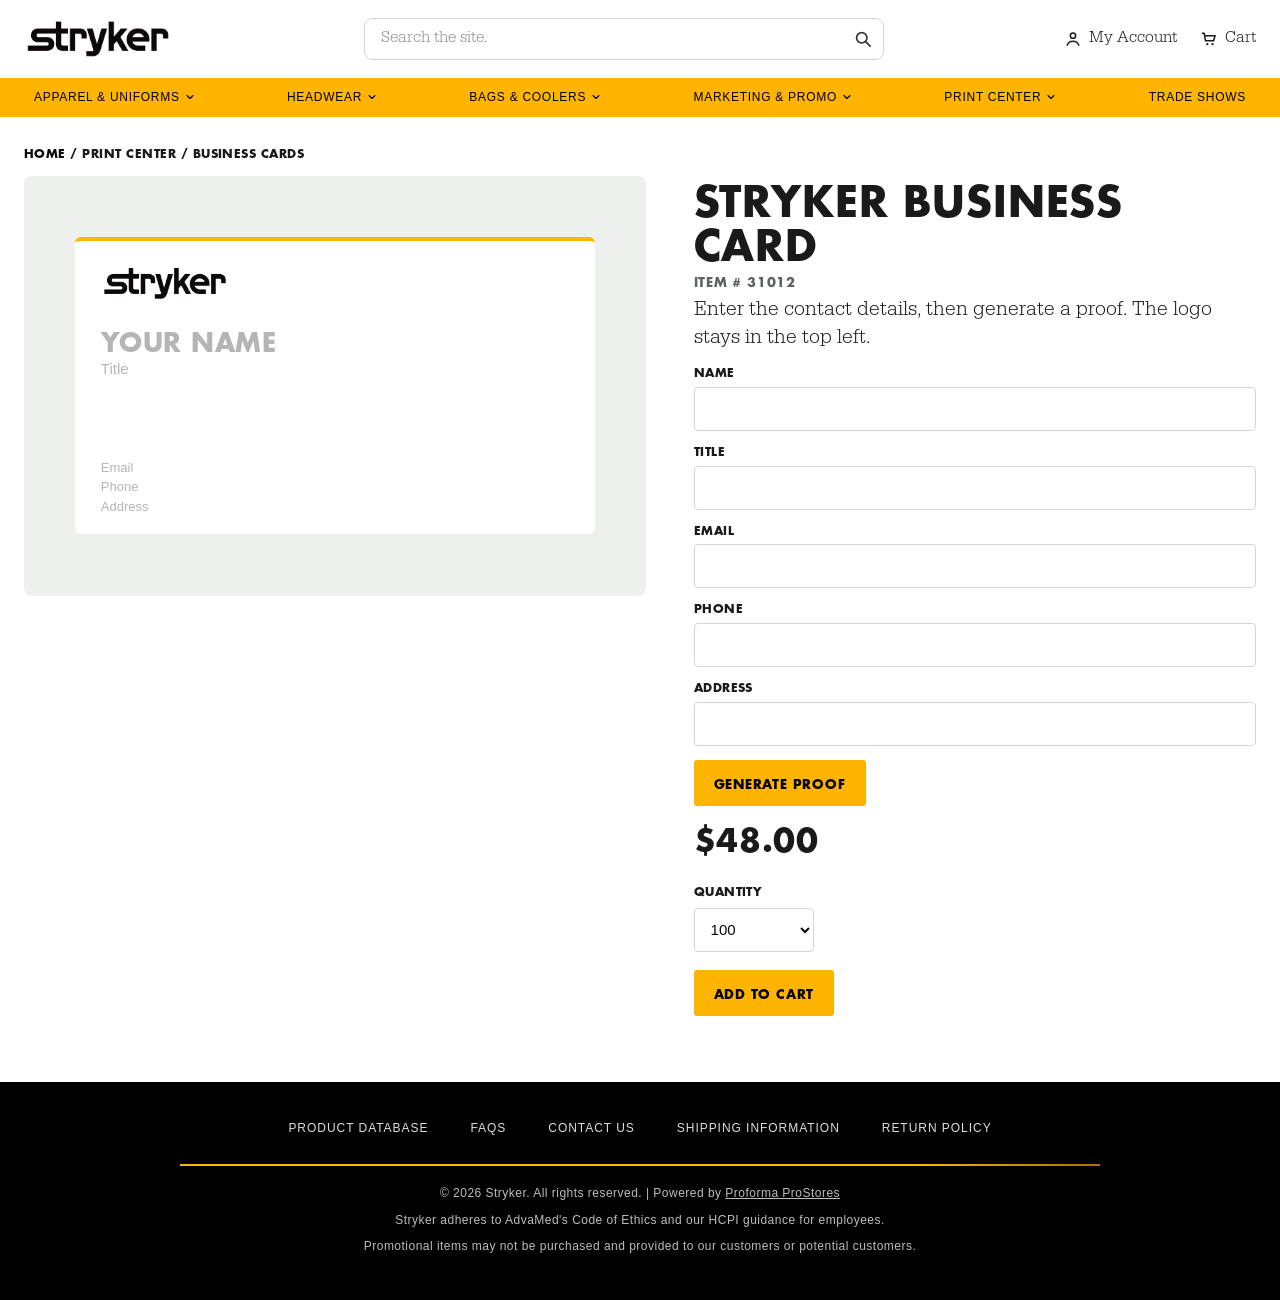
<file: business-card.html>
<!DOCTYPE html>
<html lang="en">
<head>
  <meta charset="utf-8">
  <meta name="viewport" content="width=device-width, initial-scale=1">
  <title>Stryker | Business Cards</title>
  <link rel="stylesheet" href="css/styles.css">
</head>
<body>
  <svg class="sprite" aria-hidden="true">
    <symbol id="i-search" viewBox="0 0 24 24">
      <circle cx="10.5" cy="10.5" r="6.25" fill="none" stroke="currentColor" stroke-width="2"/>
      <path d="M15.2 15.2L20.5 20.5" fill="none" stroke="currentColor" stroke-width="2" stroke-linecap="round"/>
    </symbol>
    <symbol id="i-user" viewBox="0 0 24 24">
      <circle cx="12" cy="8" r="3.2" fill="none" stroke="currentColor" stroke-width="1.8"/>
      <path d="M5 19.4c1.3-3.1 3.7-4.6 7-4.6s5.7 1.5 7 4.6" fill="none" stroke="currentColor" stroke-width="1.8" stroke-linecap="round"/>
    </symbol>
    <symbol id="i-cart" viewBox="0 0 24 24">
      <path d="M4 5h2.2l1.6 9.2h9.7l1.8-6.2H8" fill="none" stroke="currentColor" stroke-width="1.8" stroke-linejoin="round" stroke-linecap="round"/>
      <circle cx="10" cy="18.2" r="1.35" fill="currentColor"/>
      <circle cx="16.2" cy="18.2" r="1.35" fill="currentColor"/>
    </symbol>
    <symbol id="i-chevron" viewBox="0 0 24 24">
      <path d="M9 5l7 7-7 7" fill="none" stroke="currentColor" stroke-width="2.2" stroke-linecap="round" stroke-linejoin="round"/>
    </symbol>
    <symbol id="i-chevron-down" viewBox="0 0 24 24">
      <path d="M6 9l6 6 6-6" fill="none" stroke="currentColor" stroke-width="2.2" stroke-linecap="round" stroke-linejoin="round"/>
    </symbol>
  </svg>

  <header class="site-header">
    <div class="wrap header-inner">
      <a class="logo" href="index.html">
        <img src="assets/logo/stryker-logo.png" alt="Stryker">
      </a>
      <form class="search" role="search" action="#" method="get">
        <label class="visually-hidden" for="site-search">Search the site</label>
        <input id="site-search" type="search" name="q" placeholder="Search the site." autocomplete="off">
        <button type="submit" aria-label="Search">
          <svg class="icon"><use href="#i-search"></use></svg>
        </button>
      </form>
      <div class="header-tools">
        <a href="account.html">
          <svg class="icon" aria-hidden="true"><use href="#i-user"></use></svg>
          My Account
        </a>
        <a class="cart-link" href="checkout.html">
          <svg class="icon" aria-hidden="true"><use href="#i-cart"></use></svg>
          Cart
          <span class="cart-count" data-cart-count hidden>0</span>
        </a>
      </div>
    </div>
  </header>

  <nav class="site-nav" aria-label="Primary">
    <div class="wrap">
      <ul class="nav-list">
        <li class="has-menu">
          <a href="apparel.html" aria-haspopup="true">Apparel &amp; Uniforms <svg class="icon icon-chevron" aria-hidden="true"><use href="#i-chevron-down"></use></svg></a>
          <ul class="menu">
            <li class="has-flyout">
              <a href="#" aria-haspopup="true">Men's <svg class="icon" aria-hidden="true"><use href="#i-chevron"></use></svg></a>
              <ul class="flyout">
                <li><a href="#">Polos</a></li>
                <li><a href="#">Scrubs</a></li>
                <li><a href="#">Casual</a></li>
                <li><a href="#">Pullovers</a></li>
                <li><a href="#">Dress Shirts</a></li>
                <li><a href="#">Outerwear</a></li>
              </ul>
            </li>
            <li class="has-flyout">
              <a href="#" aria-haspopup="true">Women's <svg class="icon" aria-hidden="true"><use href="#i-chevron"></use></svg></a>
              <ul class="flyout">
                <li><a href="#">Polos</a></li>
                <li><a href="#">Scrubs</a></li>
                <li><a href="#">Casual</a></li>
                <li><a href="#">Pullovers</a></li>
                <li><a href="#">Dress Shirts</a></li>
                <li><a href="#">Outerwear</a></li>
              </ul>
            </li>
            <li class="has-flyout">
              <a href="#" aria-haspopup="true">Workwear <svg class="icon" aria-hidden="true"><use href="#i-chevron"></use></svg></a>
              <ul class="flyout">
                <li><a href="#">Hi-Vis</a></li>
                <li><a href="#">Overalls</a></li>
              </ul>
            </li>
            <li class="has-flyout">
              <a href="#" aria-haspopup="true">Accessories <svg class="icon" aria-hidden="true"><use href="#i-chevron"></use></svg></a>
              <ul class="flyout">
                <li><a href="#">Scarves</a></li>
                <li><a href="#">Gloves</a></li>
                <li><a href="#">Towels</a></li>
                <li><a href="#">Blankets</a></li>
              </ul>
            </li>
            <li class="has-flyout">
              <a href="#" aria-haspopup="true">Premium Brands <svg class="icon" aria-hidden="true"><use href="#i-chevron"></use></svg></a>
              <ul class="flyout">
                <li><a href="#">Adidas</a></li>
                <li><a href="#">Brooks Brothers</a></li>
                <li><a href="#">Carhartt</a></li>
                <li><a href="#">Eddie Bauer</a></li>
                <li><a href="#">FIGS</a></li>
                <li><a href="#">Nike</a></li>
                <li><a href="#">The North Face</a></li>
                <li><a href="#">Travis Mathew</a></li>
                <li><a href="#">Under Armour</a></li>
                <li><a href="#">Vineyard Vines</a></li>
              </ul>
            </li>
          </ul>
        </li>
        <li class="has-menu">
          <a href="index.html" aria-haspopup="true">Headwear <svg class="icon icon-chevron" aria-hidden="true"><use href="#i-chevron-down"></use></svg></a>
          <ul class="menu">
            <li><a href="#">Structured</a></li>
            <li><a href="#">Unstructured</a></li>
            <li><a href="#">Snapback</a></li>
            <li><a href="#">Trucker Cap</a></li>
            <li><a href="#">Bucket Cap</a></li>
            <li><a href="#">Beanie</a></li>
            <li><a href="#">Visor</a></li>
          </ul>
        </li>
        <li class="has-menu">
          <a href="index.html" aria-haspopup="true">Bags &amp; Coolers <svg class="icon icon-chevron" aria-hidden="true"><use href="#i-chevron-down"></use></svg></a>
          <ul class="menu">
            <li><a href="#">6-Can Cooler</a></li>
            <li><a href="#">12-Can Cooler</a></li>
            <li><a href="#">18-Can Cooler</a></li>
            <li><a href="#">24-Can Cooler</a></li>
            <li><a href="#">36-Can Cooler</a></li>
            <li><a href="#">Messenger Bag</a></li>
            <li><a href="#">Backpack</a></li>
            <li><a href="#">Tote</a></li>
            <li><a href="#">Duffle</a></li>
          </ul>
        </li>
        <li class="has-menu">
          <a href="index.html" aria-haspopup="true">Marketing &amp; Promo <svg class="icon icon-chevron" aria-hidden="true"><use href="#i-chevron-down"></use></svg></a>
          <ul class="menu">
            <li><a href="#">Drinkware</a></li>
            <li><a href="#">Outdoor and Leisure</a></li>
            <li><a href="#">Electronics</a></li>
            <li><a href="#">Travel Essentials</a></li>
            <li><a href="#">Desk &amp; Office</a></li>
            <li><a href="#">Awards</a></li>
            <li><a href="#">Eco-Friendly</a></li>
            <li><a href="#">Quick Turn</a></li>
          </ul>
        </li>
        <li class="has-menu">
          <a href="#" aria-haspopup="true">Print Center <svg class="icon icon-chevron" aria-hidden="true"><use href="#i-chevron-down"></use></svg></a>
          <ul class="menu">
            <li><a href="business-card.html">Business Cards</a></li>
            <li><a href="#">Brochures</a></li>
            <li><a href="#">Posters</a></li>
            <li><a href="#">Rack Cards</a></li>
            <li><a href="#">Postcards</a></li>
            <li><a href="#">Envelopes</a></li>
            <li><a href="#">Pads</a></li>
            <li><a href="#">Labels</a></li>
          </ul>
        </li>
        <li><a href="index.html">Trade Shows</a></li>
      </ul>
    </div>
  </nav>

  <main>
    <div class="wrap page-body">
      <p class="crumb"><a href="index.html">Home</a> / Print Center / Business Cards</p>
      <article class="product">
        <!-- The proof stays blank until Generate proof writes the fields onto the card. -->
        <div class="product__photo card-stage">
          <div class="proof" id="proof">
            <img class="proof__logo" src="assets/logo/stryker-logo.png" alt="Stryker">
            <p class="proof__name is-empty" id="proof-name">Your name</p>
            <p class="proof__title is-empty" id="proof-title">Title</p>
            <ul class="proof__meta">
              <li class="is-empty" id="proof-email">Email</li>
              <li class="is-empty" id="proof-phone">Phone</li>
              <li class="is-empty" id="proof-address">Address</li>
            </ul>
          </div>
        </div>
        <div>
          <h1 class="page-title">Stryker Business Card</h1>
          <p class="product__sku">Item # 31012</p>
          <p class="page-lead">Enter the contact details, then generate a proof. The logo stays in the top left.</p>

          <form class="card-fields" id="card-form">
            <label>Name
              <input id="card-name" type="text" name="name" autocomplete="name">
            </label>
            <label>Title
              <input id="card-title" type="text" name="title" autocomplete="organization-title">
            </label>
            <label>Email
              <input id="card-email" type="email" name="email" autocomplete="email">
            </label>
            <label>Phone
              <input id="card-phone" type="tel" name="phone" autocomplete="tel">
            </label>
            <label>Address
              <input id="card-address" type="text" name="address" autocomplete="street-address">
            </label>
            <button type="submit" class="btn">Generate proof</button>
          </form>

          <p class="product__price" id="card-price">$48.00</p>
          <div class="order-row">
            <label class="qty">Quantity
              <select id="card-qty">
                <option value="100">100</option>
                <option value="250">250</option>
                <option value="500">500</option>
                <option value="1000">1000</option>
              </select>
            </label>
          </div>
          <button type="button" class="btn" id="add-cart">Add to Cart</button>
          <p class="form-note" id="form-note" role="status"></p>
        </div>
      </article>
    </div>
  </main>

  <!-- Shown after Add to Cart. Checkout does not charge a card. -->
  <dialog class="modal" id="added" aria-labelledby="added-title">
    <div class="modal__panel">
      <div class="modal__head">
        <h2 id="added-title">Added to cart</h2>
        <button type="button" class="modal__close" data-close-added aria-label="Close">
          <span aria-hidden="true">&times;</span>
        </button>
      </div>
      <p class="modal__lead" id="added-text"></p>
      <div class="added__actions">
        <a class="btn" href="checkout.html">Proceed to Checkout</a>
        <a class="btn btn--line" href="index.html">Continue Shopping</a>
      </div>
    </div>
  </dialog>

  <footer class="site-footer">
    <ul class="footer-nav">
      <li><a href="https://www.metroprintedproducts.com" target="_blank" rel="noopener noreferrer">Product Database</a></li>
      <li><a href="index.html">FAQs</a></li>
      <li><a href="index.html">Contact Us</a></li>
      <li><a href="index.html">Shipping Information</a></li>
      <li><a href="index.html">Return Policy</a></li>
    </ul>
    <hr class="footer-rule">
    <div class="fine-print">
      <p>&copy; 2026 Stryker. All rights reserved. | Powered by <a href="index.html">Proforma ProStores</a></p>
      <p>Stryker adheres to AdvaMed's Code of Ethics and our HCPI guidance for employees.</p>
      <p>Promotional items may not be purchased and provided to our customers or potential customers.</p>
    </div>
  </footer>
  <script src="js/store.js"></script>
  <script src="js/card.js"></script>
</body>
</html>
</file>
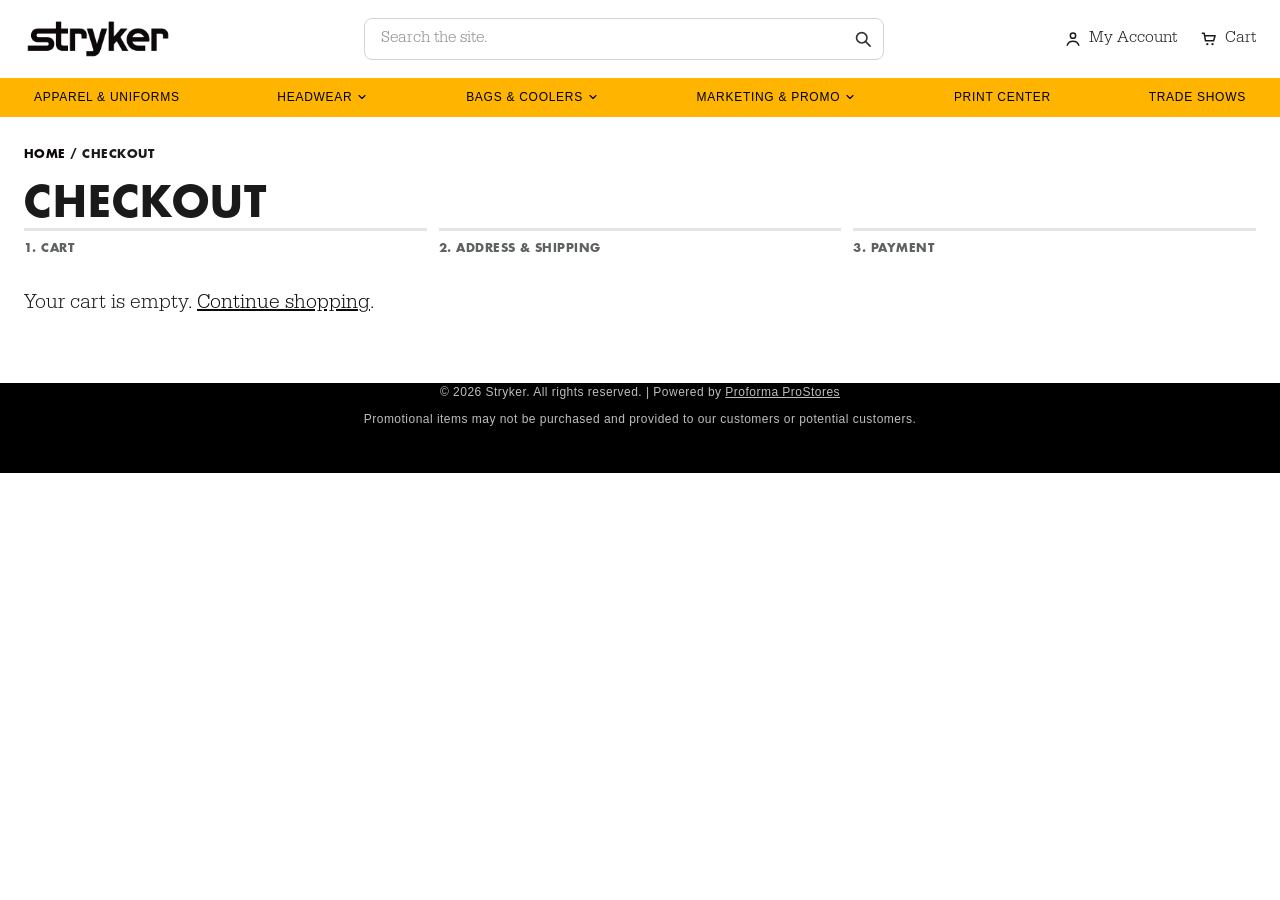
<file: checkout.html>
<!DOCTYPE html>
<html lang="en">
<head>
  <meta charset="utf-8">
  <meta name="viewport" content="width=device-width, initial-scale=1">
  <title>Stryker | Checkout</title>
  <link rel="stylesheet" href="css/styles.css">
</head>
<body>
  <svg class="sprite" aria-hidden="true">
    <symbol id="i-search" viewBox="0 0 24 24">
      <circle cx="10.5" cy="10.5" r="6.25" fill="none" stroke="currentColor" stroke-width="2"/>
      <path d="M15.2 15.2L20.5 20.5" fill="none" stroke="currentColor" stroke-width="2" stroke-linecap="round"/>
    </symbol>
    <symbol id="i-user" viewBox="0 0 24 24">
      <circle cx="12" cy="8" r="3.2" fill="none" stroke="currentColor" stroke-width="1.8"/>
      <path d="M5 19.4c1.3-3.1 3.7-4.6 7-4.6s5.7 1.5 7 4.6" fill="none" stroke="currentColor" stroke-width="1.8" stroke-linecap="round"/>
    </symbol>
    <symbol id="i-cart" viewBox="0 0 24 24">
      <path d="M4 5h2.2l1.6 9.2h9.7l1.8-6.2H8" fill="none" stroke="currentColor" stroke-width="1.8" stroke-linejoin="round" stroke-linecap="round"/>
      <circle cx="10" cy="18.2" r="1.35" fill="currentColor"/>
      <circle cx="16.2" cy="18.2" r="1.35" fill="currentColor"/>
    </symbol>
    <symbol id="i-chevron" viewBox="0 0 24 24">
      <path d="M9 5l7 7-7 7" fill="none" stroke="currentColor" stroke-width="2.2" stroke-linecap="round" stroke-linejoin="round"/>
    </symbol>
    <symbol id="i-chevron-down" viewBox="0 0 24 24">
      <path d="M6 9l6 6 6-6" fill="none" stroke="currentColor" stroke-width="2.2" stroke-linecap="round" stroke-linejoin="round"/>
    </symbol>
  </svg>

  <header class="site-header">
    <div class="wrap header-inner">
      <a class="logo" href="index.html">
        <img src="assets/logo/stryker-logo.png" alt="Stryker">
      </a>
      <form class="search" role="search" action="#" method="get">
        <label class="visually-hidden" for="site-search">Search the site</label>
        <input id="site-search" type="search" name="q" placeholder="Search the site." autocomplete="off">
        <button type="submit" aria-label="Search">
          <svg class="icon"><use href="#i-search"></use></svg>
        </button>
      </form>
      <div class="header-tools">
        <a href="account.html">
          <svg class="icon" aria-hidden="true"><use href="#i-user"></use></svg>
          My Account
        </a>
        <a class="cart-link" href="checkout.html">
          <svg class="icon" aria-hidden="true"><use href="#i-cart"></use></svg>
          Cart
          <span class="cart-count" data-cart-count hidden>0</span>
        </a>
      </div>
    </div>
  </header>

  <nav class="site-nav" aria-label="Primary">
    <div class="wrap">
      <ul class="nav-list">
        <li><a href="apparel.html">Apparel &amp; Uniforms</a></li>
        <li class="has-menu">
          <a href="index.html" aria-haspopup="true">Headwear <svg class="icon icon-chevron" aria-hidden="true"><use href="#i-chevron-down"></use></svg></a>
          <ul class="menu">
            <li><a href="#">Structured</a></li>
            <li><a href="#">Unstructured</a></li>
            <li><a href="#">Snapback</a></li>
            <li><a href="#">Trucker Cap</a></li>
            <li><a href="#">Bucket Cap</a></li>
            <li><a href="#">Beanie</a></li>
            <li><a href="#">Visor</a></li>
          </ul>
        </li>
        <li class="has-menu">
          <a href="index.html" aria-haspopup="true">Bags &amp; Coolers <svg class="icon icon-chevron" aria-hidden="true"><use href="#i-chevron-down"></use></svg></a>
          <ul class="menu">
            <li><a href="#">6-Can Cooler</a></li>
            <li><a href="#">12-Can Cooler</a></li>
            <li><a href="#">18-Can Cooler</a></li>
            <li><a href="#">24-Can Cooler</a></li>
            <li><a href="#">36-Can Cooler</a></li>
            <li><a href="#">Messenger Bag</a></li>
            <li><a href="#">Backpack</a></li>
            <li><a href="#">Tote</a></li>
            <li><a href="#">Duffle</a></li>
          </ul>
        </li>
        <li class="has-menu">
          <a href="index.html" aria-haspopup="true">Marketing &amp; Promo <svg class="icon icon-chevron" aria-hidden="true"><use href="#i-chevron-down"></use></svg></a>
          <ul class="menu">
            <li><a href="#">Drinkware</a></li>
            <li><a href="#">Outdoor and Leisure</a></li>
            <li><a href="#">Electronics</a></li>
            <li><a href="#">Travel Essentials</a></li>
            <li><a href="#">Desk &amp; Office</a></li>
            <li><a href="#">Awards</a></li>
            <li><a href="#">Eco-Friendly</a></li>
            <li><a href="#">Quick Turn</a></li>
          </ul>
        </li>
        <li><a href="index.html">Print Center</a></li>
        <li><a href="index.html">Trade Shows</a></li>
      </ul>
    </div>
  </nav>

  <main>
    <div class="wrap page-body">
      <p class="crumb"><a href="index.html">Home</a> / Checkout</p>
      <h1 class="page-title">Checkout</h1>

      <!-- Three steps. The current one is marked in checkout.js. -->
      <ol class="steps" id="steps" hidden>
        <li data-step="cart">1. Cart</li>
        <li data-step="ship">2. Address &amp; shipping</li>
        <li data-step="pay">3. Payment</li>
      </ol>

      <p class="page-lead" id="cart-empty" hidden>Your cart is empty. <a href="apparel.html">Continue shopping</a>.</p>
      <p class="page-lead" id="order-done" hidden></p>

      <section id="step-cart" hidden>
        <p class="page-lead">Review the cart. Change a quantity or remove a line before you continue.</p>
        <ul class="cart-list" id="cart-list"></ul>
        <p class="cart-total"><span>Total</span><span id="cart-total"></span></p>
        <div class="added__actions">
          <button type="button" class="btn" id="to-ship">Continue</button>
          <a class="btn btn--line" href="apparel.html">Continue Shopping</a>
        </div>
      </section>

      <section class="checkout" id="step-ship" hidden>
        <form id="ship-form">
          <label>Address
            <!-- Stand-in saved addresses. Add new reveals the fields below. -->
            <select id="address" name="address">
              <option value="">Choose an address</option>
              <option value="clinic">Clinic — 123 Medical Center Dr, Kalamazoo, MI 49007</option>
              <option value="warehouse">Warehouse — 456 Distribution Way, Portage, MI 49002</option>
              <option value="new">Add a new address</option>
            </select>
          </label>
          <div class="checkout__new" id="new-address" hidden>
            <label>Full name
              <input type="text" id="addr-name" name="addr-name" autocomplete="name">
            </label>
            <label>Street
              <input type="text" id="addr-street" name="addr-street" autocomplete="address-line1">
            </label>
            <div class="checkout__row">
              <label>City
                <input type="text" id="addr-city" name="addr-city" autocomplete="address-level2">
              </label>
              <label>State
                <input type="text" id="addr-state" name="addr-state" autocomplete="address-level1">
              </label>
              <label>ZIP
                <input type="text" id="addr-zip" name="addr-zip" autocomplete="postal-code">
              </label>
            </div>
          </div>

          <label>Shipping
            <select id="shipping" name="shipping">
              <option value="">Choose a method</option>
              <option value="ground">UPS Ground</option>
              <option value="2da">UPS 2nd Day Air</option>
              <option value="nda">UPS Next Day Air</option>
              <option value="third">3rd party</option>
            </select>
          </label>

          <!-- Required only when 3rd party is selected. Not checked against a carrier account. -->
          <fieldset class="checkout__box" id="third-party" hidden>
            <legend>3rd party billing</legend>
            <label>Carrier
              <select id="third-carrier" name="third-carrier">
                <option value="">UPS or FedEx</option>
                <option value="UPS">UPS</option>
                <option value="FedEx">FedEx</option>
              </select>
            </label>
            <label>Shipper number
              <input type="text" id="shipper" name="shipper" autocomplete="off" spellcheck="false">
            </label>
            <p class="checkout-note">The standard rate will apply if there is an issue with the shipper number.</p>
          </fieldset>

          <p class="form-note" id="ship-note" role="status"></p>
          <div class="added__actions">
            <button type="button" class="btn btn--line" id="back-cart">Back</button>
            <button type="submit" class="btn">Continue</button>
          </div>
        </form>
      </section>

      <section class="checkout" id="step-pay" hidden>
        <form id="pay-form">
          <p class="page-lead">Visual checkout. No payment is sent.</p>
          <label>Name on card
            <input type="text" id="pay-name" name="pay-name" autocomplete="cc-name">
          </label>
          <label>Card number
            <input type="text" id="pay-card" name="pay-card" inputmode="numeric" autocomplete="cc-number">
          </label>
          <div class="checkout__row">
            <label>Expiration
              <input type="text" id="pay-exp" name="pay-exp" placeholder="MM/YY" autocomplete="cc-exp">
            </label>
            <label>Security code
              <input type="text" id="pay-cvc" name="pay-cvc" inputmode="numeric" autocomplete="cc-csc">
            </label>
          </div>
          <p class="form-note" id="pay-note" role="status"></p>
          <div class="added__actions">
            <button type="button" class="btn btn--line" id="back-ship">Back</button>
            <button type="submit" class="btn">Submit order</button>
          </div>
        </form>
      </section>
    </div>
  </main>

  <!-- Shown after payment submit. The number is filled in by checkout.js. -->
  <dialog class="modal" id="order-sent" aria-labelledby="order-title">
    <div class="modal__panel">
      <div class="modal__head">
        <h2 id="order-title">Order received</h2>
        <button type="button" class="modal__close" data-close-order aria-label="Close">
          <span aria-hidden="true">&times;</span>
        </button>
      </div>
      <p class="order-number" id="order-number">SYK-123</p>
      <p class="modal__lead">Your order has been received. This is a visual checkout. No payment was sent.</p>
      <div class="modal__actions">
        <button type="button" class="btn" data-close-order>Close</button>
      </div>
    </div>
  </dialog>

  <footer class="site-footer">
    <div class="fine-print">
      <p>&copy; 2026 Stryker. All rights reserved. | Powered by <a href="index.html">Proforma ProStores</a></p>
      <p>Promotional items may not be purchased and provided to our customers or potential customers.</p>
    </div>
  </footer>
  <script src="js/store.js"></script>
  <script src="js/checkout.js"></script>
</body>
</html>
</file>
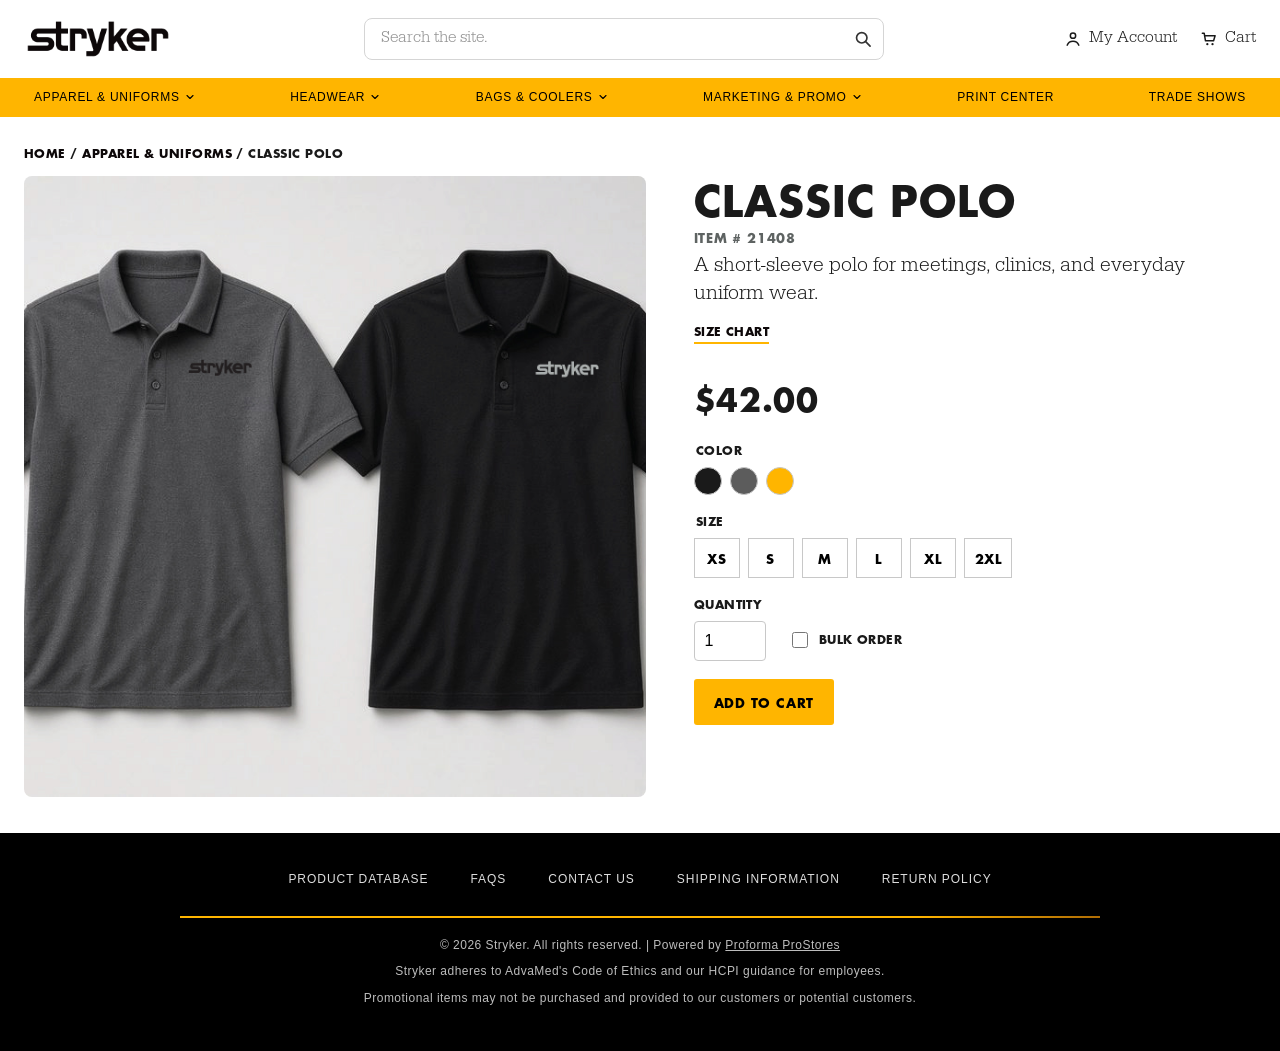
<file: product.html>
<!DOCTYPE html>
<html lang="en">
<head>
  <meta charset="utf-8">
  <meta name="viewport" content="width=device-width, initial-scale=1">
  <title>Stryker | Product</title>
  <link rel="stylesheet" href="css/styles.css">
</head>
<body>
  <svg class="sprite" aria-hidden="true">
    <symbol id="i-search" viewBox="0 0 24 24">
      <circle cx="10.5" cy="10.5" r="6.25" fill="none" stroke="currentColor" stroke-width="2"/>
      <path d="M15.2 15.2L20.5 20.5" fill="none" stroke="currentColor" stroke-width="2" stroke-linecap="round"/>
    </symbol>
    <symbol id="i-user" viewBox="0 0 24 24">
      <circle cx="12" cy="8" r="3.2" fill="none" stroke="currentColor" stroke-width="1.8"/>
      <path d="M5 19.4c1.3-3.1 3.7-4.6 7-4.6s5.7 1.5 7 4.6" fill="none" stroke="currentColor" stroke-width="1.8" stroke-linecap="round"/>
    </symbol>
    <symbol id="i-cart" viewBox="0 0 24 24">
      <path d="M4 5h2.2l1.6 9.2h9.7l1.8-6.2H8" fill="none" stroke="currentColor" stroke-width="1.8" stroke-linejoin="round" stroke-linecap="round"/>
      <circle cx="10" cy="18.2" r="1.35" fill="currentColor"/>
      <circle cx="16.2" cy="18.2" r="1.35" fill="currentColor"/>
    </symbol>
    <symbol id="i-chevron" viewBox="0 0 24 24">
      <path d="M9 5l7 7-7 7" fill="none" stroke="currentColor" stroke-width="2.2" stroke-linecap="round" stroke-linejoin="round"/>
    </symbol>
    <symbol id="i-chevron-down" viewBox="0 0 24 24">
      <path d="M6 9l6 6 6-6" fill="none" stroke="currentColor" stroke-width="2.2" stroke-linecap="round" stroke-linejoin="round"/>
    </symbol>
  </svg>

  <header class="site-header">
    <div class="wrap header-inner">
      <a class="logo" href="index.html">
        <img src="assets/logo/stryker-logo.png" alt="Stryker">
      </a>
      <form class="search" role="search" action="#" method="get">
        <label class="visually-hidden" for="site-search">Search the site</label>
        <input id="site-search" type="search" name="q" placeholder="Search the site." autocomplete="off">
        <button type="submit" aria-label="Search">
          <svg class="icon"><use href="#i-search"></use></svg>
        </button>
      </form>
      <div class="header-tools">
        <a href="account.html">
          <svg class="icon" aria-hidden="true"><use href="#i-user"></use></svg>
          My Account
        </a>
        <a class="cart-link" href="checkout.html">
          <svg class="icon" aria-hidden="true"><use href="#i-cart"></use></svg>
          Cart
          <span class="cart-count" data-cart-count hidden>0</span>
        </a>
      </div>
    </div>
  </header>

  <nav class="site-nav" aria-label="Primary">
    <div class="wrap">
      <ul class="nav-list">
        <li class="has-menu">
          <a href="apparel.html" aria-haspopup="true">Apparel &amp; Uniforms <svg class="icon icon-chevron" aria-hidden="true"><use href="#i-chevron-down"></use></svg></a>
          <ul class="menu">
            <li class="has-flyout">
              <a href="#" aria-haspopup="true">Men's <svg class="icon" aria-hidden="true"><use href="#i-chevron"></use></svg></a>
              <ul class="flyout">
                <li><a href="#">Polos</a></li>
                <li><a href="#">Scrubs</a></li>
                <li><a href="#">Casual</a></li>
                <li><a href="#">Pullovers</a></li>
                <li><a href="#">Dress Shirts</a></li>
                <li><a href="#">Outerwear</a></li>
              </ul>
            </li>
            <li class="has-flyout">
              <a href="#" aria-haspopup="true">Women's <svg class="icon" aria-hidden="true"><use href="#i-chevron"></use></svg></a>
              <ul class="flyout">
                <li><a href="#">Polos</a></li>
                <li><a href="#">Scrubs</a></li>
                <li><a href="#">Casual</a></li>
                <li><a href="#">Pullovers</a></li>
                <li><a href="#">Dress Shirts</a></li>
                <li><a href="#">Outerwear</a></li>
              </ul>
            </li>
            <li class="has-flyout">
              <a href="#" aria-haspopup="true">Workwear <svg class="icon" aria-hidden="true"><use href="#i-chevron"></use></svg></a>
              <ul class="flyout">
                <li><a href="#">Hi-Vis</a></li>
                <li><a href="#">Overalls</a></li>
              </ul>
            </li>
            <li class="has-flyout">
              <a href="#" aria-haspopup="true">Accessories <svg class="icon" aria-hidden="true"><use href="#i-chevron"></use></svg></a>
              <ul class="flyout">
                <li><a href="#">Scarves</a></li>
                <li><a href="#">Gloves</a></li>
                <li><a href="#">Towels</a></li>
                <li><a href="#">Blankets</a></li>
              </ul>
            </li>
            <li class="has-flyout">
              <a href="#" aria-haspopup="true">Premium Brands <svg class="icon" aria-hidden="true"><use href="#i-chevron"></use></svg></a>
              <ul class="flyout">
                <li><a href="#">Adidas</a></li>
                <li><a href="#">Brooks Brothers</a></li>
                <li><a href="#">Carhartt</a></li>
                <li><a href="#">Eddie Bauer</a></li>
                <li><a href="#">FIGS</a></li>
                <li><a href="#">Nike</a></li>
                <li><a href="#">The North Face</a></li>
                <li><a href="#">Travis Mathew</a></li>
                <li><a href="#">Under Armour</a></li>
                <li><a href="#">Vineyard Vines</a></li>
              </ul>
            </li>
          </ul>
        </li>
        <li class="has-menu">
          <a href="index.html" aria-haspopup="true">Headwear <svg class="icon icon-chevron" aria-hidden="true"><use href="#i-chevron-down"></use></svg></a>
          <ul class="menu">
            <li><a href="#">Structured</a></li>
            <li><a href="#">Unstructured</a></li>
            <li><a href="#">Snapback</a></li>
            <li><a href="#">Trucker Cap</a></li>
            <li><a href="#">Bucket Cap</a></li>
            <li><a href="#">Beanie</a></li>
            <li><a href="#">Visor</a></li>
          </ul>
        </li>
        <li class="has-menu">
          <a href="index.html" aria-haspopup="true">Bags &amp; Coolers <svg class="icon icon-chevron" aria-hidden="true"><use href="#i-chevron-down"></use></svg></a>
          <ul class="menu">
            <li><a href="#">6-Can Cooler</a></li>
            <li><a href="#">12-Can Cooler</a></li>
            <li><a href="#">18-Can Cooler</a></li>
            <li><a href="#">24-Can Cooler</a></li>
            <li><a href="#">36-Can Cooler</a></li>
            <li><a href="#">Messenger Bag</a></li>
            <li><a href="#">Backpack</a></li>
            <li><a href="#">Tote</a></li>
            <li><a href="#">Duffle</a></li>
          </ul>
        </li>
        <li class="has-menu">
          <a href="index.html" aria-haspopup="true">Marketing &amp; Promo <svg class="icon icon-chevron" aria-hidden="true"><use href="#i-chevron-down"></use></svg></a>
          <ul class="menu">
            <li><a href="#">Drinkware</a></li>
            <li><a href="#">Outdoor and Leisure</a></li>
            <li><a href="#">Electronics</a></li>
            <li><a href="#">Travel Essentials</a></li>
            <li><a href="#">Desk &amp; Office</a></li>
            <li><a href="#">Awards</a></li>
            <li><a href="#">Eco-Friendly</a></li>
            <li><a href="#">Quick Turn</a></li>
          </ul>
        </li>
        <li><a href="index.html">Print Center</a></li>
        <li><a href="index.html">Trade Shows</a></li>
      </ul>
    </div>
  </nav>

  <main>
    <div class="wrap page-body">
      <p class="crumb"><a href="index.html">Home</a> / <a href="apparel.html">Apparel &amp; Uniforms</a> / <span id="crumb-name">Product</span></p>
      <article class="product">
        <div class="product__photo">
          <img id="product-photo" src="assets/images/categories/apparel.jpg" alt="Apparel product">
        </div>
        <div>
          <h1 class="page-title" id="product-name">Product</h1>
          <p class="product__sku" id="product-sku"></p>
          <p class="page-lead" id="product-text"></p>
          <!-- Opens a stand-in chart. Swap the table when real measurements arrive. -->
          <button type="button" class="chart-btn" id="open-chart">Size chart</button>
          <p class="product__price" id="product-price"></p>

          <fieldset class="choice">
            <legend>Color <span id="color-name"></span></legend>
            <div class="choice__row" id="color-row"></div>
          </fieldset>
          <fieldset class="choice" id="size-choice">
            <legend>Size</legend>
            <div class="choice__row" id="size-row"></div>
          </fieldset>
          <div class="order-row">
            <label class="qty" id="qty-single">Quantity
              <input id="qty" type="number" min="1" value="1">
            </label>
            <label class="bulk-check">
              <input type="checkbox" id="bulk-order">
              Bulk order
            </label>
          </div>
          <!-- One quantity per size. Shown only while Bulk order is checked. -->
          <div class="bulk-grid" id="bulk-grid" hidden></div>
          <button type="button" class="btn" id="add-cart">Add to Cart</button>
          <p class="form-note" id="form-note" role="status"></p>
        </div>
      </article>
    </div>
  </main>

  <dialog class="modal" id="size-chart" aria-labelledby="chart-title">
    <div class="modal__panel">
      <div class="modal__head">
        <h2 id="chart-title">Size chart</h2>
        <button type="button" class="modal__close" data-close-chart aria-label="Close">
          <span aria-hidden="true">&times;</span>
        </button>
      </div>
      <p class="modal__lead">Example measurements in inches. Replace with the approved chart.</p>
      <table class="chart">
        <thead>
          <tr><th>Size</th><th>Chest</th><th>Length</th></tr>
        </thead>
        <tbody>
          <tr><td>XS</td><td>34</td><td>27</td></tr>
          <tr><td>S</td><td>36</td><td>28</td></tr>
          <tr><td>M</td><td>40</td><td>29</td></tr>
          <tr><td>L</td><td>44</td><td>30</td></tr>
          <tr><td>XL</td><td>48</td><td>31</td></tr>
          <tr><td>2XL</td><td>52</td><td>32</td></tr>
        </tbody>
      </table>
    </div>
  </dialog>

  <!-- Shown after Add to Cart. Checkout does not charge a card. -->
  <dialog class="modal" id="added" aria-labelledby="added-title">
    <div class="modal__panel">
      <div class="modal__head">
        <h2 id="added-title">Added to cart</h2>
        <button type="button" class="modal__close" data-close-added aria-label="Close">
          <span aria-hidden="true">&times;</span>
        </button>
      </div>
      <p class="modal__lead" id="added-text"></p>
      <div class="added__actions">
        <a class="btn" href="checkout.html">Proceed to Checkout</a>
        <a class="btn btn--line" href="apparel.html">Continue Shopping</a>
      </div>
    </div>
  </dialog>

  <footer class="site-footer">
    <ul class="footer-nav">
      <li><a href="https://www.metroprintedproducts.com" target="_blank" rel="noopener noreferrer">Product Database</a></li>
      <li><a href="index.html">FAQs</a></li>
      <li><a href="index.html">Contact Us</a></li>
      <li><a href="index.html">Shipping Information</a></li>
      <li><a href="index.html">Return Policy</a></li>
    </ul>
    <hr class="footer-rule">
    <div class="fine-print">
      <p>&copy; 2026 Stryker. All rights reserved. | Powered by <a href="index.html">Proforma ProStores</a></p>
      <p>Stryker adheres to AdvaMed's Code of Ethics and our HCPI guidance for employees.</p>
      <p>Promotional items may not be purchased and provided to our customers or potential customers.</p>
    </div>
  </footer>
  <script src="js/store.js"></script>
  <script src="js/product.js"></script>
</body>
</html>
</file>
<file: css/styles.css>
/*
  Stryker store landing page — developer example.
  Static layout only. Search, account, cart, and links are visual.

  Brand gold (Pantone 7549 C / 139 C)
  Flat gold is for type, icons, and strokes. Gradients stay out of those.
  The gold gradient is an 80/20 linear field, left to right, used on the
  footer rule. The About button is flat gold.

  Designer fonts (external page). Weights match the font files so the
  browser does not synthesize a bolder or lighter face.
  Egyptienne Light stays at 300. Do not bold it.
  Futura Bold is the emphasis in a combined headline.
  Humanist 712 Bold is body emphasis only.

  Body copy should be Humanist 712 for Stryker Regular. That file is not
  in assets/fonts yet, so running text uses Arial until it is added.

  Rockwell.ttf is in the folder for internal documents only. The general-use
  sheet says not to use it on external materials, so this page does not load it.
*/

@font-face {
  font-family: "Egyptienne for Stryker Light";
  src: url("../assets/fonts/EgyptienneforStryker-Light.otf") format("opentype");
  font-weight: 300;
  font-style: normal;
  font-display: swap;
}

@font-face {
  font-family: "Futura for Stryker Bold";
  src: url("../assets/fonts/FuturaforStryker-Bold.otf") format("opentype");
  font-weight: 700;
  font-style: normal;
  font-display: swap;
}

@font-face {
  font-family: "Humanist 712 for Stryker";
  src: url("../assets/fonts/Humanist712forStryker-Bold.ttf") format("truetype");
  font-weight: 700;
  font-style: normal;
  font-display: swap;
}

:root {
  --gold: #ffb500;
  --gold-deep: #af6d04;
  /* 80% flat gold, then the last 20% falls to deep gold. Do not move the 80% stop. */
  --gold-gradient: linear-gradient(90deg, #ffb500 0% 80%, #af6d04 100%);
  --ink: rgb(13, 8, 9);
  --black: #000;
  --white: #fff;
  --text: #1a1a1a;
  --muted: #5e6362;
  --line: #e4e4e4;
  --panel: #eef0ee;
  --panel-dark: #3a3d3c;
  --content: 1240px;
  --font-display-light: "Egyptienne for Stryker Light", "Times New Roman", serif;
  --font-display-bold: "Futura for Stryker Bold", Arial, Helvetica, sans-serif;
  --font-emphasis: "Humanist 712 for Stryker", Arial, Helvetica, sans-serif;
  --font-body: Arial, Helvetica, sans-serif;
}

*,
*::before,
*::after {
  box-sizing: border-box;
}

body {
  margin: 0;
  color: var(--text);
  background: var(--white);
  font-family: var(--font-body);
  font-size: 16px;
  line-height: 1.4;
}

img {
  max-width: 100%;
  display: block;
}

button,
input {
  font: inherit;
}

a {
  color: inherit;
}

.sprite {
  position: absolute;
  width: 0;
  height: 0;
  overflow: hidden;
}

.icon {
  width: 20px;
  height: 20px;
  display: block;
  flex: none;
}

.visually-hidden {
  position: absolute;
  width: 1px;
  height: 1px;
  padding: 0;
  margin: -1px;
  overflow: hidden;
  clip: rect(0, 0, 0, 0);
  white-space: nowrap;
  border: 0;
}

.wrap {
  width: min(var(--content), calc(100% - 48px));
  margin-inline: auto;
}

/* Header -------------------------------------------------------------- */

.site-header {
  background: var(--white);
}

.header-inner {
  display: grid;
  grid-template-columns: 160px minmax(0, 1fr) auto;
  align-items: center;
  gap: 28px;
  min-height: 78px;
}

.logo {
  display: block;
  width: 148px;
}

.logo img {
  width: 100%;
  height: auto;
}

.search {
  display: flex;
  align-items: center;
  width: min(520px, 100%);
  margin-inline: auto;
  border: 1px solid #d5d5d5;
  border-radius: 8px;
  background: var(--white);
  padding-left: 14px;
}

.search input {
  flex: 1;
  min-width: 0;
  height: 40px;
  border: 0;
  background: transparent;
  color: var(--text);
  /* Egyptienne Light is the light Stryker face. Keep it at 300 so the browser does not fake a heavier cut. */
  font-family: var(--font-display-light);
  font-size: 16px;
  font-weight: 300;
}

.search input:focus {
  outline: none;
}

.search input::placeholder {
  color: #8d8d8d;
}

.search:focus-within {
  border-color: var(--gold);
}

.search button {
  display: grid;
  place-items: center;
  width: 40px;
  height: 40px;
  border: 0;
  background: transparent;
  color: #333;
  cursor: pointer;
}

.header-tools {
  display: flex;
  align-items: center;
  gap: 22px;
  font-family: var(--font-display-light);
  font-size: 16px;
  font-weight: 300;
}

.header-tools a {
  display: inline-flex;
  align-items: center;
  gap: 6px;
  text-decoration: none;
}

.header-tools a:hover {
  color: var(--gold-deep);
}

.header-tools .icon-chevron {
  width: 14px;
  height: 14px;
}

/* Nav ----------------------------------------------------------------- */

/* Flat gold bar. Futura on file is Bold only, which reads wide and heavy.
   The corporate bar is a regular gothic, so the bar and menus use that. */
.site-nav {
  position: relative;
  z-index: 40;
  background: var(--gold);
  color: var(--black);
  font-family: var(--font-body);
  font-weight: 400;
}

.nav-list {
  display: flex;
  justify-content: space-between;
  gap: 10px 16px;
  margin: 0;
  padding: 0;
  list-style: none;
}

.nav-list > li {
  position: relative;
}

.nav-list > li > a {
  display: inline-flex;
  align-items: center;
  gap: 4px;
  margin: 6px 0;
  padding: 5px 10px;
  text-decoration: none;
  font-size: 12px;
  font-weight: 400;
  letter-spacing: 0.06em;
  text-transform: uppercase;
  white-space: nowrap;
}

.nav-list > li > a .icon {
  width: 12px;
  height: 12px;
}

/* Grey block, matching the corporate nav hover. Text flips to white on that field. */
.nav-list > li > a:hover,
.nav-list > li > a:focus-visible,
.has-menu:hover > a,
.has-menu:focus-within > a {
  background: #545857;
  color: var(--white);
  text-decoration: none;
  outline-color: var(--black);
}

/* Nav dropdowns. Apparel flyouts sit to the right of Men's, Women's, or By Look. */
.menu,
.flyout {
  display: none;
  position: absolute;
  z-index: 2;
  min-width: 200px;
  margin: 0;
  padding: 8px 0;
  list-style: none;
  background: var(--white);
  color: var(--ink);
  box-shadow: 0 12px 28px rgba(0, 0, 0, 0.16);
}

.menu {
  top: 100%;
  left: 0;
}

.menu::before,
.flyout::before {
  content: "";
  position: absolute;
}

.menu::before {
  top: -10px;
  left: 0;
  right: 0;
  height: 10px;
}

.has-menu:hover > .menu,
.has-menu:focus-within > .menu,
.has-flyout:hover > .flyout,
.has-flyout:focus-within > .flyout {
  display: block;
}

.has-flyout {
  position: relative;
}

.flyout {
  top: -8px;
  left: 100%;
}

.flyout::before {
  top: 0;
  bottom: 0;
  left: -10px;
  width: 10px;
}

.menu a,
.flyout a {
  display: flex;
  align-items: center;
  justify-content: space-between;
  gap: 24px;
  margin: 0;
  padding: 10px 16px;
  background: transparent;
  color: var(--ink);
  font-family: var(--font-body);
  font-size: 14px;
  font-weight: 400;
  letter-spacing: 0.01em;
  text-transform: none;
  text-decoration: none;
  white-space: nowrap;
}

.menu a:hover,
.flyout a:hover,
.menu a:focus-visible,
.flyout a:focus-visible,
.has-flyout:hover > a,
.has-flyout:focus-within > a {
  background: #545857;
  color: var(--white);
  outline-color: var(--black);
}

.menu .icon,
.flyout .icon {
  width: 14px;
  height: 14px;
}

/* Hero ---------------------------------------------------------------- */

.hero {
  position: relative;
  min-height: 460px;
  display: grid;
  align-items: center;
  color: var(--white);
  background: #141414;
  overflow: hidden;
}

.hero__photo {
  position: absolute;
  inset: 0;
  width: 100%;
  height: 100%;
  object-fit: cover;
  object-position: center right;
}

/* Dark scrim so the headline stays readable. This is not a brand gradient. */
.hero__shade {
  position: absolute;
  inset: 0;
  background: linear-gradient(
    90deg,
    rgba(0, 0, 0, 0.78) 0%,
    rgba(0, 0, 0, 0.5) 36%,
    rgba(0, 0, 0, 0.08) 68%
  );
}

.hero__content {
  position: relative;
  z-index: 1;
  padding: 72px 0 80px;
}

.hero h1 {
  margin: 0;
  font-family: var(--font-display-light);
  font-size: clamp(46px, 5.4vw, 68px);
  font-weight: 300;
  line-height: 0.95;
  letter-spacing: 0;
  text-transform: uppercase;
}

/* Futura Bold carries the emphasis. Gold stays a flat color, not a gradient. */
.hero h1 span {
  font-family: var(--font-display-bold);
  font-weight: 700;
  color: var(--gold);
}

.hero p {
  margin: 18px 0 28px;
  font-family: var(--font-display-light);
  font-size: clamp(18px, 2vw, 24px);
  font-weight: 300;
}

.btn {
  display: inline-flex;
  align-items: center;
  gap: 10px;
  padding: 12px 18px;
  border: 2px solid transparent;
  border-radius: 3px;
  background: var(--gold);
  color: var(--black);
  font-family: var(--font-display-bold);
  font-size: 13px;
  font-weight: 700;
  letter-spacing: 0.06em;
  text-transform: uppercase;
  text-decoration: none;
  transition: transform 200ms ease, background-color 200ms ease, color 200ms ease;
}

.btn .icon {
  width: 16px;
  height: 16px;
}

/* Enlarge on hover. No drop shadow on Add to Cart, About Us, or the other gold buttons. */
.btn:hover {
  transform: scale(1.05);
  box-shadow: none;
}

.btn--outline {
  background: transparent;
  color: var(--gold);
  border-color: var(--gold);
}

.btn--outline:hover {
  background: var(--gold);
  color: var(--black);
}

/* Categories ---------------------------------------------------------- */

.page-body {
  padding: 28px 0 36px;
}

.category-grid {
  display: grid;
  grid-template-columns: repeat(4, 1fr);
  gap: 20px;
  /* Room so a scaled card is not clipped by the section edge. */
  padding: 8px 4px 12px;
}

.category-card {
  position: relative;
  display: block;
  background: var(--white);
  border: 1px solid #eee;
  border-radius: 8px;
  box-shadow: 0 1px 4px rgba(0, 0, 0, 0.08);
  text-decoration: none;
  transition: transform 200ms ease, box-shadow 200ms ease;
}

.category-card:hover,
.category-card:focus-visible {
  transform: scale(1.05);
  z-index: 2;
  box-shadow: 0 16px 34px rgba(0, 0, 0, 0.16);
}

.category-card__photo {
  aspect-ratio: 16 / 10;
  overflow: hidden;
  border-radius: 8px 8px 0 0;
  background: #d9d9d9;
}

.category-card__photo img {
  width: 100%;
  height: 100%;
  object-fit: cover;
  transition: transform 200ms ease;
}

.category-card:hover .category-card__photo img,
.category-card:focus-visible .category-card__photo img {
  transform: scale(1.08);
}

.category-card__label {
  display: flex;
  align-items: center;
  justify-content: space-between;
  gap: 10px;
  min-height: 72px;
  padding: 18px 16px 20px;
  color: var(--ink);
  font-family: var(--font-display-bold);
  font-size: 18px;
  font-weight: 700;
  letter-spacing: 0.03em;
  line-height: 1.15;
  text-transform: uppercase;
}

.category-card__label .icon {
  width: 18px;
  height: 18px;
  color: var(--gold);
}

/* Service bar --------------------------------------------------------- */

.service-bar {
  display: flex;
  align-items: center;
  gap: 0;
  margin-top: 28px;
  padding: 16px 18px;
  border-radius: 8px;
  background: var(--black);
  color: var(--white);
}

/* Short gold ticks between the heading, the icon group, and the button. */
.service-bar__rule {
  flex: none;
  width: 1px;
  height: 28px;
  background: var(--gold);
}

.service-bar h2 {
  flex: 0 0 150px;
  margin: 0 16px 0 0;
  font-family: var(--font-display-bold);
  font-size: 15px;
  font-weight: 700;
  letter-spacing: 0.03em;
  line-height: 1.25;
  text-transform: uppercase;
}

.service-bar__items {
  display: flex;
  flex: 1;
  align-items: center;
  min-width: 0;
}

.service {
  display: flex;
  flex: 1 1 0;
  align-items: center;
  justify-content: center;
  gap: 10px;
  min-width: 0;
  font-family: var(--font-display-bold);
  font-size: 10px;
  font-weight: 700;
  letter-spacing: 0.04em;
  line-height: 1.2;
  text-transform: uppercase;
}

/* Center both lines so a shorter second line does not pull the label left. */
.service span {
  text-align: center;
}

.service-bar > .btn {
  margin-left: 16px;
}

.service .icon {
  width: 30px;
  height: 30px;
}

/* Brand ticker -------------------------------------------------------- */

/* Full-width strip at the top of the page, above the header and search. */
.brand-ticker {
  overflow: hidden;
  border-bottom: 1px solid #ececec;
  background: var(--white);
}

.brand-ticker__track {
  display: flex;
  width: max-content;
  animation: brand-ticker 90s linear infinite;
}

.brand-ticker:hover .brand-ticker__track,
.brand-ticker:focus-within .brand-ticker__track {
  animation-play-state: paused;
}

.brand-ticker__list {
  display: flex;
  align-items: center;
  gap: 64px;
  margin: 0;
  padding: 22px 32px;
  list-style: none;
}

.brand-ticker__list li {
  display: flex;
  align-items: center;
}

.brand-ticker__list img {
  height: 34px;
  width: auto;
  display: block;
}

@keyframes brand-ticker {
  from {
    transform: translateX(0);
  }

  to {
    transform: translateX(-50%);
  }
}

/* Footer -------------------------------------------------------------- */

.site-footer {
  background: var(--black);
  color: #cfcfcf;
  text-align: center;
}

.footer-nav {
  display: flex;
  justify-content: center;
  flex-wrap: wrap;
  gap: 18px 42px;
  margin: 0;
  padding: 34px 24px 18px;
  list-style: none;
}

.footer-nav a {
  color: #dedede;
  font-size: 12px;
  font-weight: 400;
  letter-spacing: 0.08em;
  text-transform: uppercase;
  text-decoration: none;
}

.footer-nav a:hover {
  color: var(--white);
  text-decoration: underline;
  text-underline-offset: 4px;
}

.footer-rule {
  width: min(920px, calc(100% - 80px));
  height: 2px;
  margin: 8px auto 18px;
  border: 0;
  background: var(--gold-gradient);
}

.fine-print {
  max-width: 760px;
  margin: 0 auto;
  padding: 0 24px 36px;
  color: #bdbdbd;
  font-size: 12px;
  font-weight: 400;
  letter-spacing: 0.04em;
  line-height: 1.55;
}

.fine-print p {
  margin: 0 0 8px;
}

.fine-print a {
  color: inherit;
}

.fine-print a:hover {
  color: var(--white);
}

/* Custom project dialog ------------------------------------------------ */

.modal {
  width: min(640px, calc(100% - 32px));
  padding: 0;
  border: 0;
  background: transparent;
}

.modal::backdrop {
  background: rgba(0, 0, 0, 0.62);
}

.modal__panel {
  margin: 0;
  padding: 28px 28px 24px;
  background: var(--white);
  color: var(--ink);
  border-top: 4px solid var(--gold);
  max-height: calc(100vh - 48px);
  overflow: auto;
}

.modal__head {
  display: flex;
  align-items: flex-start;
  justify-content: space-between;
  gap: 16px;
}

.modal__head h2 {
  margin: 0;
  font-family: var(--font-display-bold);
  font-size: 28px;
  font-weight: 700;
  letter-spacing: 0.02em;
  line-height: 1.05;
  text-transform: uppercase;
}

.modal__close {
  border: 0;
  background: transparent;
  color: var(--ink);
  font-size: 32px;
  line-height: 0.8;
  cursor: pointer;
}

.modal__lead {
  margin: 10px 0 22px;
  font-family: var(--font-display-light);
  font-size: 18px;
  font-weight: 300;
}

.modal__lead a {
  color: var(--ink);
}

.modal__grid {
  display: grid;
  grid-template-columns: 1fr 1fr;
  gap: 14px 16px;
  margin-bottom: 14px;
}

.modal label {
  display: flex;
  flex-direction: column;
  gap: 6px;
  margin-bottom: 14px;
  font-family: var(--font-display-bold);
  font-size: 12px;
  font-weight: 700;
  letter-spacing: 0.04em;
  text-transform: uppercase;
}

.modal__grid label {
  margin-bottom: 0;
}

.modal input,
.modal textarea {
  width: 100%;
  border: 1px solid #d5d5d5;
  border-radius: 4px;
  padding: 10px 12px;
  color: var(--ink);
  font: 400 15px/1.4 var(--font-body);
  letter-spacing: 0;
  text-transform: none;
}

.modal input:focus,
.modal textarea:focus {
  outline: 2px solid var(--gold);
  border-color: var(--gold);
}

.modal__actions {
  display: flex;
  justify-content: flex-end;
  gap: 12px;
}

.btn--ghost {
  background: transparent;
  color: var(--ink);
  border-color: transparent;
}

.btn--ghost:hover {
  background: transparent;
  color: var(--ink);
  box-shadow: none;
  text-decoration: underline;
  text-underline-offset: 3px;
}

button.btn {
  cursor: pointer;
}

/* About dialog. Same panel as the custom project form, with tabs instead of fields.
   Height stays fixed so switching tabs does not resize the dialog. */
.modal--about {
  width: min(760px, calc(100% - 32px));
}

.modal--about .modal__panel {
  display: flex;
  flex-direction: column;
  height: 360px;
  overflow: hidden;
}

.about-panel {
  flex: 1;
  min-height: 0;
  overflow: auto;
}

.about-panel[hidden] {
  display: none;
}

.about-tabs {
  display: flex;
  flex-wrap: wrap;
  gap: 4px 18px;
  margin: 18px 0 20px;
  border-bottom: 1px solid #ececec;
}

.about-tabs button {
  border: 0;
  border-bottom: 2px solid transparent;
  margin-bottom: -1px;
  padding: 8px 0 10px;
  background: transparent;
  color: var(--muted);
  font-family: var(--font-display-bold);
  font-size: 12px;
  font-weight: 700;
  letter-spacing: 0.04em;
  text-transform: uppercase;
  cursor: pointer;
}

.about-tabs button[aria-selected="true"] {
  color: var(--ink);
  border-bottom-color: var(--gold);
}

.about-panel h3 {
  margin: 0 0 8px;
  font-family: var(--font-display-bold);
  font-size: 16px;
  font-weight: 700;
  letter-spacing: 0.03em;
  text-transform: uppercase;
}

.about-panel p,
.about-panel li {
  margin: 0 0 12px;
  font-size: 15px;
  line-height: 1.5;
}

.about-panel ul,
.about-panel ol {
  margin: 0;
  padding-left: 18px;
}

.about-faq {
  list-style: none;
  padding-left: 0;
}

.about-faq li {
  margin-bottom: 14px;
}

.about-faq strong {
  font-family: var(--font-display-bold);
  font-weight: 700;
}

.about-panel a {
  text-decoration: underline;
  text-underline-offset: 2px;
}

/* Catalog pages. Test cart lives in sessionStorage. See js/store.js. */

.cart-link {
  display: inline-flex;
  align-items: center;
  gap: 6px;
}

.cart-count {
  min-width: 18px;
  height: 18px;
  padding: 0 5px;
  border-radius: 9px;
  background: var(--gold);
  color: var(--black);
  font-family: var(--font-display-bold);
  font-size: 11px;
  font-weight: 700;
  line-height: 18px;
  text-align: center;
}

.cart-count[hidden] {
  display: none;
}

.crumb {
  margin: 0 0 14px;
  font-family: var(--font-display-bold);
  font-size: 12px;
  font-weight: 700;
  letter-spacing: 0.04em;
  text-transform: uppercase;
}

.crumb a {
  color: var(--ink);
  text-decoration: none;
}

.crumb a:hover {
  color: var(--gold-deep);
}

.page-title {
  margin: 0 0 8px;
  font-family: var(--font-display-bold);
  font-size: clamp(32px, 4vw, 42px);
  font-weight: 700;
  letter-spacing: 0.02em;
  line-height: 1.05;
  text-transform: uppercase;
}

.page-lead {
  margin: 0 0 28px;
  font-family: var(--font-display-light);
  font-size: 20px;
  font-weight: 300;
}

/* Title on the left, sort on the right, as marked on the category page. */
.catalog-head {
  display: flex;
  align-items: flex-end;
  justify-content: space-between;
  gap: 24px;
  margin-bottom: 28px;
}

.catalog-head .page-lead {
  margin-bottom: 0;
}

.sort {
  display: flex;
  flex-direction: column;
  gap: 6px;
  margin: 0 0 2px;
  font-family: var(--font-display-bold);
  font-size: 12px;
  font-weight: 700;
  letter-spacing: 0.04em;
  text-transform: uppercase;
}

.sort select {
  min-width: 190px;
  height: 40px;
  border: 1px solid #c8c8c8;
  border-radius: 4px;
  padding: 0 10px;
  background: var(--white);
  color: var(--text);
  font: 400 15px/1 var(--font-body);
  letter-spacing: 0;
  text-transform: none;
}

.page-lead a {
  color: var(--ink);
}

.chart-btn {
  display: inline-flex;
  margin: 0 0 22px;
  border: 0;
  border-bottom: 2px solid var(--gold);
  padding: 0 0 2px;
  background: transparent;
  color: var(--ink);
  font-family: var(--font-display-bold);
  font-size: 12px;
  font-weight: 700;
  letter-spacing: 0.04em;
  text-transform: uppercase;
  cursor: pointer;
}

.product .page-lead {
  margin-bottom: 10px;
}

.product__sku {
  margin: 0 0 8px;
  color: var(--muted);
  font-family: var(--font-display-bold);
  font-size: 13px;
  font-weight: 700;
  letter-spacing: 0.06em;
  text-transform: uppercase;
}

.product {
  display: grid;
  grid-template-columns: minmax(0, 1.05fr) minmax(280px, 0.95fr);
  gap: 40px 48px;
  align-items: start;
}

.product__photo {
  overflow: hidden;
  border-radius: 8px;
  background: var(--panel);
}

.product__photo img {
  width: 100%;
  aspect-ratio: 1;
  object-fit: cover;
}

/* Business card proof. The logo stays top left. Fields fill in after Generate proof. */
.card-stage {
  display: flex;
  align-items: center;
  justify-content: center;
  min-height: 420px;
  padding: 36px 28px;
}

.proof {
  display: flex;
  flex-direction: column;
  width: min(100%, 520px);
  aspect-ratio: 1.75;
  margin: 0;
  padding: 22px 26px 18px;
  border-top: 4px solid var(--gold);
  border-radius: 6px;
  background: var(--white);
}

.card-stage .proof__logo {
  width: 128px;
  height: auto;
  aspect-ratio: auto;
  object-fit: contain;
}

.proof__name {
  margin: 22px 0 0;
  font-family: var(--font-display-bold);
  font-size: 26px;
  font-weight: 700;
  letter-spacing: 0.02em;
  line-height: 1.1;
  text-transform: uppercase;
}

.proof__title {
  margin: 4px 0 0;
  font-size: 15px;
}

.proof__meta {
  margin: auto 0 0;
  padding: 0;
  list-style: none;
  font-size: 13px;
  line-height: 1.5;
}

.proof .is-empty {
  color: #b5b5b5;
}

.card-fields {
  margin: 4px 0 6px;
}

.card-fields label {
  display: flex;
  flex-direction: column;
  gap: 6px;
  margin-bottom: 12px;
  font-family: var(--font-display-bold);
  font-size: 12px;
  font-weight: 700;
  letter-spacing: 0.04em;
  text-transform: uppercase;
}

.card-fields input,
.qty select {
  width: 100%;
  height: 44px;
  border: 1px solid #d5d5d5;
  border-radius: 4px;
  padding: 0 12px;
  color: var(--ink);
  background: var(--white);
  font: 400 15px/1.4 var(--font-body);
  letter-spacing: 0;
  text-transform: none;
}

.card-fields input:focus,
.qty select:focus {
  outline: 2px solid var(--gold);
  border-color: var(--gold);
}

.card-fields .btn {
  margin-top: 2px;
}

.qty select {
  width: 120px;
}

.product__price {
  margin: 10px 0 22px;
  font-family: var(--font-display-bold);
  font-size: 32px;
  font-weight: 700;
  letter-spacing: 0.02em;
}

.choice {
  margin: 0 0 18px;
  padding: 0;
  border: 0;
}

.choice legend {
  margin-bottom: 8px;
  font-family: var(--font-display-bold);
  font-size: 12px;
  font-weight: 700;
  letter-spacing: 0.04em;
  text-transform: uppercase;
}

.choice__row {
  display: flex;
  flex-wrap: wrap;
  gap: 8px;
}

.swatch,
.size {
  border: 1px solid #c8c8c8;
  background: var(--white);
  cursor: pointer;
}

.swatch {
  width: 28px;
  height: 28px;
  border-radius: 50%;
  padding: 0;
}

.size {
  min-width: 46px;
  height: 40px;
  padding: 0 10px;
  font-family: var(--font-display-bold);
  font-size: 13px;
  font-weight: 700;
  letter-spacing: 0.04em;
}

.swatch[aria-pressed="true"],
.size[aria-pressed="true"] {
  outline: 2px solid var(--ink);
  outline-offset: 3px;
}

.qty {
  display: flex;
  flex-direction: column;
  gap: 8px;
  margin: 0;
  font-family: var(--font-display-bold);
  font-size: 12px;
  font-weight: 700;
  letter-spacing: 0.04em;
  text-transform: uppercase;
}

.order-row {
  display: flex;
  align-items: flex-end;
  gap: 22px;
  margin: 0 0 18px;
}

.bulk-check {
  display: inline-flex;
  align-items: center;
  gap: 8px;
  margin-bottom: 10px;
  font-family: var(--font-display-bold);
  font-size: 12px;
  font-weight: 700;
  letter-spacing: 0.04em;
  text-transform: uppercase;
  cursor: pointer;
}

.bulk-check input {
  width: 16px;
  height: 16px;
  accent-color: var(--gold);
}

.bulk-grid {
  display: grid;
  grid-template-columns: repeat(3, minmax(0, 1fr));
  gap: 12px;
  margin: 0 0 18px;
}

/* display: grid above would otherwise beat the hidden attribute and show the grid early. */
.bulk-grid[hidden] {
  display: none;
}

.bulk-cell {
  display: flex;
  flex-direction: column;
  gap: 6px;
  font-family: var(--font-display-bold);
  font-size: 12px;
  font-weight: 700;
  letter-spacing: 0.04em;
  text-transform: uppercase;
}

.bulk-cell input,
.qty input {
  width: 100%;
  height: 40px;
  border: 1px solid #c8c8c8;
  border-radius: 4px;
  padding: 0 10px;
  font: 400 16px/1 var(--font-body);
  letter-spacing: 0;
  text-transform: none;
}

.qty input {
  width: 72px;
}

.chart {
  width: 100%;
  margin-top: 4px;
  border-collapse: collapse;
  font-size: 15px;
}

.chart th {
  padding: 8px 8px 8px 0;
  border-bottom: 2px solid var(--gold);
  font-family: var(--font-display-bold);
  font-size: 12px;
  font-weight: 700;
  letter-spacing: 0.04em;
  text-align: left;
  text-transform: uppercase;
}

.chart td {
  padding: 10px 8px 10px 0;
  border-bottom: 1px solid var(--line);
}

.form-note {
  min-height: 1.4em;
  margin: 10px 0 0;
  color: #8a2b2b;
  font-size: 14px;
}

.added {
  margin-top: 20px;
  padding: 16px 16px 18px;
  border: 1px solid var(--line);
  border-top: 4px solid var(--gold);
}

.added p {
  margin: 0 0 14px;
  font-family: var(--font-display-light);
  font-size: 22px;
  font-weight: 300;
}

.added__actions {
  display: flex;
  flex-wrap: wrap;
  gap: 12px;
}

.btn--line {
  background: transparent;
  color: var(--ink);
  border-color: var(--ink);
}

.btn--line:hover {
  background: var(--ink);
  color: var(--white);
}

.cart-list {
  margin: 0;
  padding: 0;
  list-style: none;
}

.cart-list li {
  display: flex;
  justify-content: space-between;
  gap: 16px;
  padding: 16px 0;
  border-bottom: 1px solid var(--line);
}

.cart-list strong {
  font-family: var(--font-display-bold);
  font-weight: 700;
  letter-spacing: 0.03em;
  text-transform: uppercase;
}

.cart-total {
  display: flex;
  justify-content: space-between;
  margin: 18px 0 24px;
  font-family: var(--font-display-bold);
  font-size: 22px;
  font-weight: 700;
  letter-spacing: 0.03em;
  text-transform: uppercase;
}

.cart-list p {
  margin: 4px 0 8px;
}

.cart-qty {
  display: inline-flex;
  align-items: center;
  gap: 8px;
  font-family: var(--font-display-bold);
  font-size: 12px;
  font-weight: 700;
  letter-spacing: 0.04em;
  text-transform: uppercase;
}

.cart-qty input {
  width: 64px;
  height: 36px;
  border: 1px solid #c8c8c8;
  border-radius: 4px;
  padding: 0 8px;
  font: 400 16px/1 var(--font-body);
  letter-spacing: 0;
  text-transform: none;
}

.cart-side {
  display: flex;
  flex-direction: column;
  align-items: flex-end;
  gap: 8px;
}

.cart-remove {
  border: 0;
  padding: 0;
  background: transparent;
  color: var(--muted);
  font: 400 14px/1 var(--font-body);
  text-decoration: underline;
  text-underline-offset: 3px;
  cursor: pointer;
}

.cart-remove:hover {
  color: var(--ink);
}

/* Checkout steps. Gold marks the step you are on. */
.steps {
  display: flex;
  gap: 12px;
  margin: 0 0 28px;
  padding: 0;
  list-style: none;
}

.steps li {
  flex: 1;
  padding: 8px 0;
  border-top: 3px solid var(--line);
  color: var(--muted);
  font-family: var(--font-display-bold);
  font-size: 12px;
  font-weight: 700;
  letter-spacing: 0.04em;
  text-transform: uppercase;
}

.steps li.is-current {
  border-color: var(--gold);
  color: var(--ink);
}

.steps li.is-done {
  border-color: var(--ink);
  color: var(--ink);
}

.checkout label {
  display: flex;
  flex-direction: column;
  gap: 6px;
  margin-bottom: 14px;
  font-family: var(--font-display-bold);
  font-size: 12px;
  font-weight: 700;
  letter-spacing: 0.04em;
  text-transform: uppercase;
}

.checkout input,
.checkout select {
  width: 100%;
  height: 44px;
  border: 1px solid #d5d5d5;
  border-radius: 4px;
  padding: 0 12px;
  color: var(--ink);
  background: var(--white);
  font: 400 15px/1.4 var(--font-body);
  letter-spacing: 0;
  text-transform: none;
}

.checkout input:focus,
.checkout select:focus {
  outline: 2px solid var(--gold);
  border-color: var(--gold);
}

.checkout__row {
  display: grid;
  grid-template-columns: 1.4fr 0.8fr 0.8fr;
  gap: 14px;
}

.checkout__box {
  margin: 0 0 14px;
  padding: 16px 16px 4px;
  border: 1px solid var(--line);
  border-top: 3px solid var(--gold);
}

.checkout__box legend {
  padding: 0 6px;
  font-family: var(--font-display-bold);
  font-size: 12px;
  font-weight: 700;
  letter-spacing: 0.04em;
  text-transform: uppercase;
}

.checkout-note {
  margin: 0 0 12px;
  color: var(--muted);
  font-size: 14px;
  letter-spacing: 0;
  text-transform: none;
}

.order-number {
  margin: 8px 0 10px;
  font-family: var(--font-display-bold);
  font-size: 32px;
  font-weight: 700;
  letter-spacing: 0.04em;
}

/* Account hub. The four links match the account menu. They do not open separate pages yet. */
.account-menu {
  margin: 28px 0 48px;
  padding: 0;
  list-style: none;
}

.account-menu a {
  display: flex;
  align-items: center;
  gap: 16px;
  padding: 20px 0;
  color: var(--ink);
  font-size: 18px;
  text-decoration: none;
}

.account-menu .icon {
  width: 26px;
  height: 26px;
  color: var(--muted);
}

.account-menu a:hover {
  color: var(--gold-deep);
}

.product-grid {
  display: grid;
  grid-template-columns: repeat(4, 1fr);
  gap: 20px;
}

.product-card {
  display: block;
  border: 1px solid #eee;
  border-radius: 8px;
  background: var(--white);
  box-shadow: 0 1px 4px rgba(0, 0, 0, 0.08);
  color: var(--ink);
  text-decoration: none;
  transition: transform 200ms ease, box-shadow 200ms ease;
}

.product-card:hover,
.product-card:focus-visible {
  transform: translateY(-3px);
  box-shadow: 0 12px 28px rgba(0, 0, 0, 0.14);
}

.product-card img {
  width: 100%;
  aspect-ratio: 1;
  object-fit: cover;
  border-radius: 8px 8px 0 0;
}

.product-card__name,
.product-card__price {
  display: block;
  padding: 0 16px;
  font-family: var(--font-display-bold);
  font-weight: 700;
  letter-spacing: 0.04em;
  text-transform: uppercase;
}

.product-card__name {
  padding-top: 14px;
  font-size: 15px;
}

.product-card__price {
  padding-bottom: 16px;
  font-size: 14px;
}

a:focus-visible,
button:focus-visible {
  outline: 2px solid var(--gold);
  outline-offset: 3px;
}

@media (prefers-reduced-motion: reduce) {
  .category-card,
  .category-card__photo img,
  .btn,
  .brand-ticker__track {
    transition: none;
  }

  .category-card:hover,
  .category-card:focus-visible,
  .btn:hover {
    transform: none;
  }

  .brand-ticker__track {
    animation: none;
  }
}

@media (max-width: 1100px) {
  .nav-list {
    flex-wrap: wrap;
    justify-content: flex-start;
    padding: 8px 0 10px;
  }

  .category-grid {
    grid-template-columns: repeat(2, 1fr);
  }

  .product-grid {
    grid-template-columns: repeat(2, 1fr);
  }

  .service-bar {
    flex-wrap: wrap;
  }

  .service-bar__rule {
    display: none;
  }

  .service-bar h2 {
    flex-basis: 100%;
    margin-right: 0;
  }

  .service-bar > .btn {
    margin-left: 0;
  }
}

@media (max-width: 760px) {
  .header-inner {
    grid-template-columns: 1fr;
    gap: 12px;
    padding: 14px 0;
  }

  .menu,
  .flyout {
    position: static;
    min-width: 0;
    box-shadow: none;
  }

  .menu::before,
  .flyout::before {
    display: none;
  }

  .search {
    grid-column: 1 / -1;
    max-width: none;
  }

  .category-grid {
    grid-template-columns: 1fr;
  }

  .service-bar__items {
    flex-wrap: wrap;
    justify-content: flex-start;
    gap: 16px 22px;
  }

  .modal__grid {
    grid-template-columns: 1fr;
  }

  .footer-nav {
    flex-direction: column;
    align-items: center;
    gap: 12px;
  }

  .product {
    grid-template-columns: 1fr;
  }

  .product-grid {
    grid-template-columns: 1fr;
  }

  .catalog-head {
    flex-direction: column;
    align-items: flex-start;
  }

  .bulk-grid {
    grid-template-columns: repeat(2, minmax(0, 1fr));
  }

  .checkout__row,
  .steps {
    grid-template-columns: 1fr;
    flex-direction: column;
  }
}
</file>
